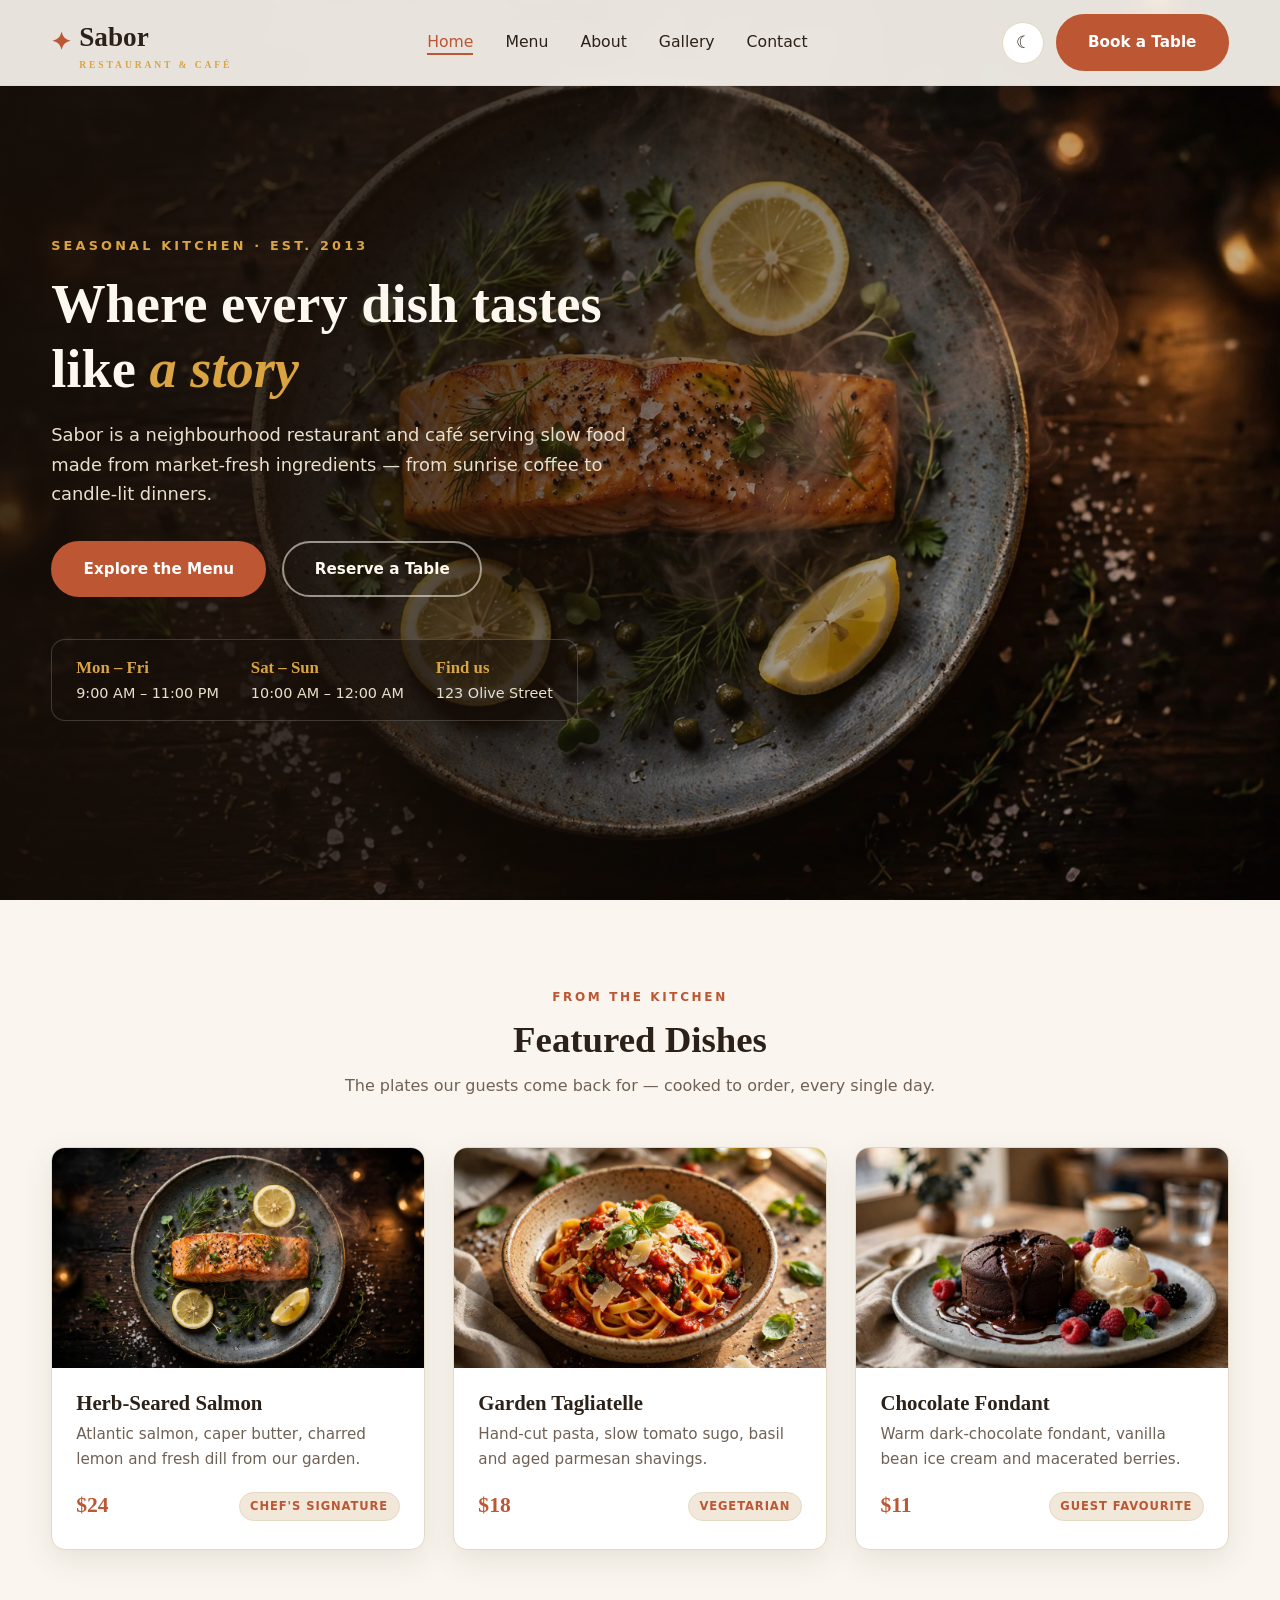
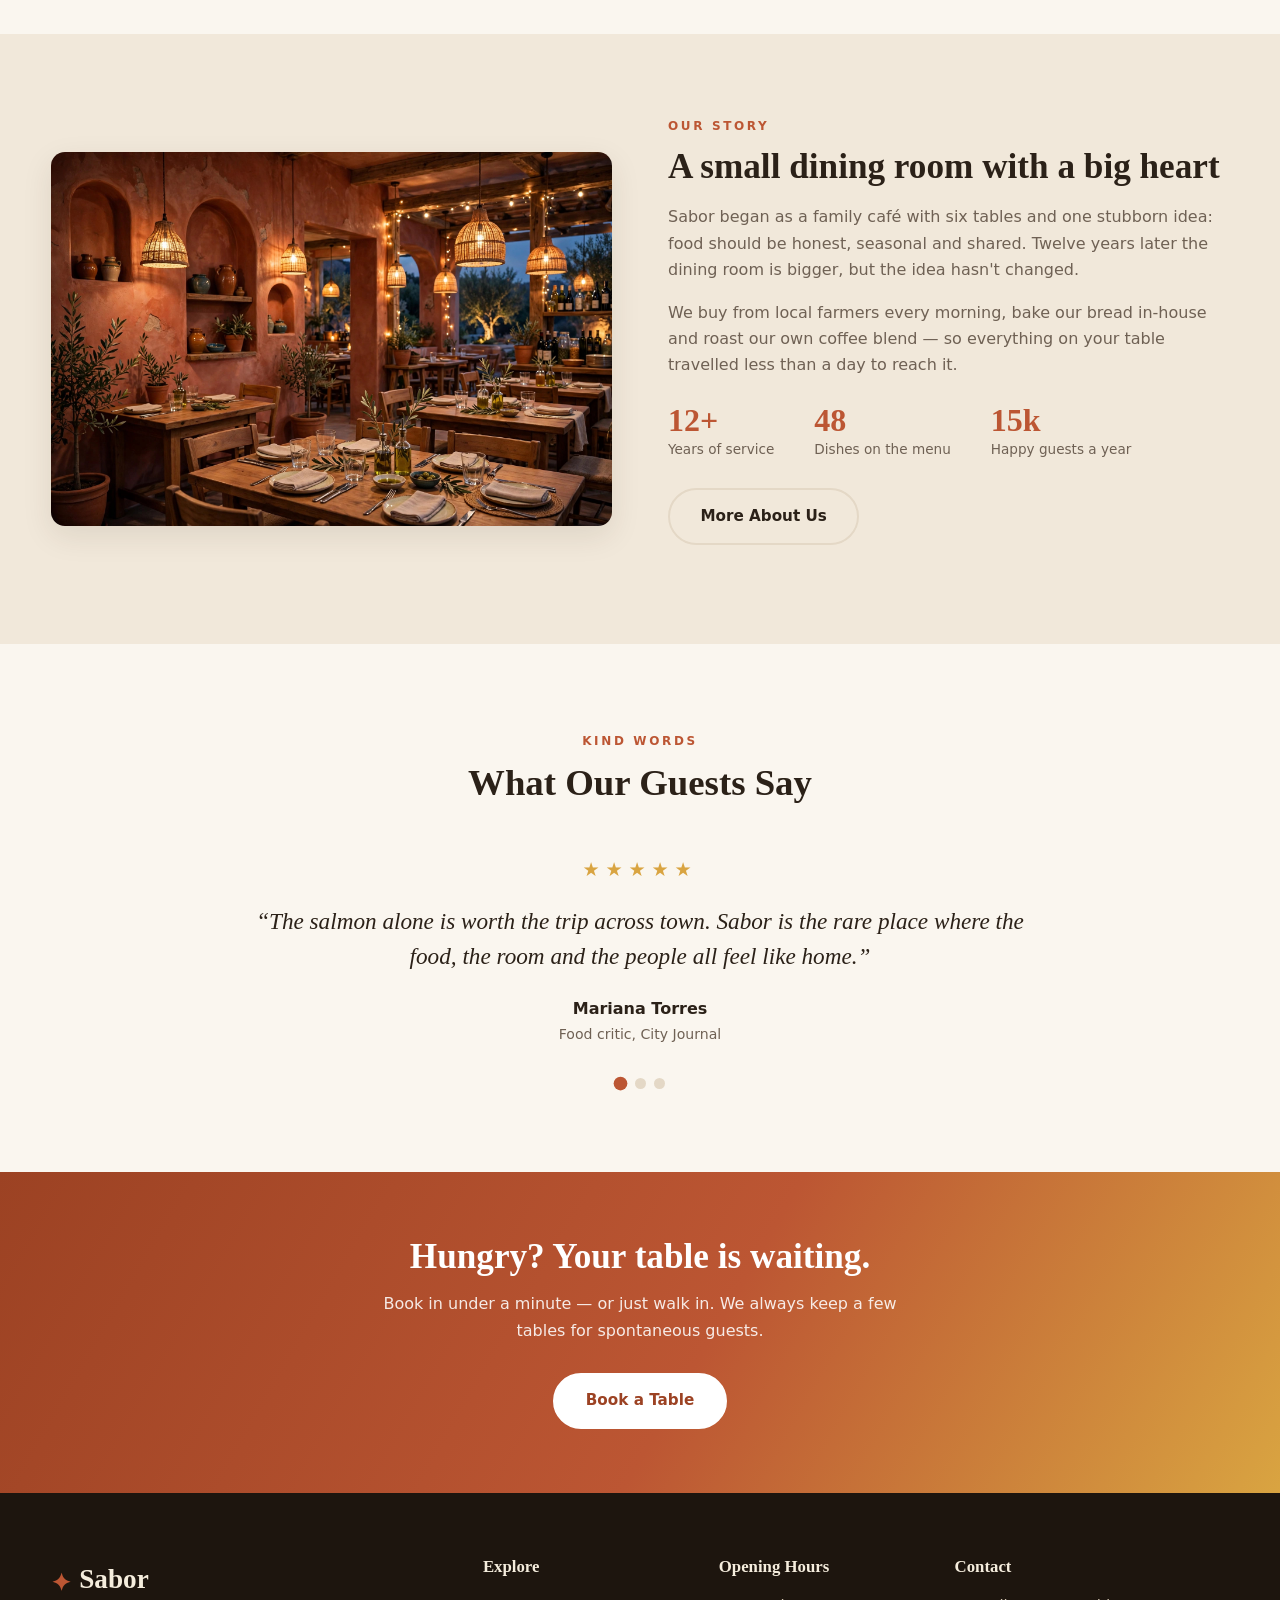
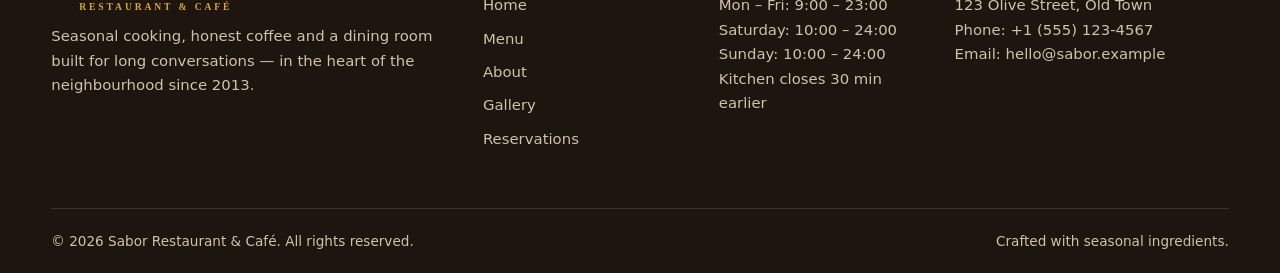
<file: index.html>
<!DOCTYPE html>
<html lang="en" data-theme="light">
<head>
  <meta charset="UTF-8">
  <meta name="viewport" content="width=device-width, initial-scale=1.0">
  <title>Sabor — Restaurant &amp; Café | Home</title>
  <meta name="description" content="Sabor is a warm restaurant & café template: seasonal dishes, honest coffee and a dining room built for long conversations.">
  <!-- Sabor Template: styles -->
  <link rel="stylesheet" href="css/style.css">
  <link rel="stylesheet" href="css/responsive.css">
</head>
<body>

  <!-- ================= Header ================= -->
  <header class="site-header">
    <div class="container header-inner">
      <a class="logo" href="index.html">
        <span class="logo-mark">✦</span>
        <span>Sabor<small>Restaurant &amp; Café</small></span>
      </a>
      <nav class="main-nav" aria-label="Main navigation">
        <ul>
          <li><a href="index.html" class="active">Home</a></li>
          <li><a href="menu.html">Menu</a></li>
          <li><a href="about.html">About</a></li>
          <li><a href="gallery.html">Gallery</a></li>
          <li><a href="reservation.html">Contact</a></li>
        </ul>
      </nav>
      <div class="header-actions">
        <button class="theme-toggle" type="button" aria-label="Switch to dark mode">☾</button>
        <a class="btn btn-primary" href="reservation.html">Book a Table</a>
        <button class="nav-toggle" type="button" aria-label="Toggle navigation" aria-expanded="false">☰</button>
      </div>
    </div>
  </header>

  <!-- ================= Hero ================= -->
  <section class="hero">
    <div class="container">
      <div class="hero-content">
        <span class="eyebrow">Seasonal kitchen · Est. 2013</span>
        <h1>Where every dish tastes like <em>a story</em></h1>
        <p>Sabor is a neighbourhood restaurant and café serving slow food made from market-fresh ingredients — from sunrise coffee to candle-lit dinners.</p>
        <div class="hero-buttons">
          <a class="btn btn-primary" href="menu.html">Explore the Menu</a>
          <a class="btn btn-outline" href="reservation.html">Reserve a Table</a>
        </div>
        <div class="hero-badge">
          <div><strong>Mon – Fri</strong>9:00 AM – 11:00 PM</div>
          <div><strong>Sat – Sun</strong>10:00 AM – 12:00 AM</div>
          <div><strong>Find us</strong>123 Olive Street</div>
        </div>
      </div>
    </div>
  </section>

  <!-- ================= Featured dishes ================= -->
  <section class="section">
    <div class="container">
      <div class="section-head reveal">
        <span class="eyebrow">From the kitchen</span>
        <h2>Featured Dishes</h2>
        <p>The plates our guests come back for — cooked to order, every single day.</p>
      </div>
      <div class="cards-grid">
        <!-- Dish card: swap the image in assets/img/ with your own photo -->
        <article class="dish-card reveal">
          <img src="assets/img/hero-dish.jpg" alt="Seared salmon with herbs and lemon">
          <div class="card-body">
            <h3>Herb-Seared Salmon</h3>
            <p>Atlantic salmon, caper butter, charred lemon and fresh dill from our garden.</p>
            <div class="card-meta">
              <span class="price">$24</span>
              <span class="tag">Chef's Signature</span>
            </div>
          </div>
        </article>
        <article class="dish-card reveal">
          <img src="assets/img/dish-pasta.jpg" alt="Handmade tagliatelle with tomato sauce and basil">
          <div class="card-body">
            <h3>Garden Tagliatelle</h3>
            <p>Hand-cut pasta, slow tomato sugo, basil and aged parmesan shavings.</p>
            <div class="card-meta">
              <span class="price">$18</span>
              <span class="tag">Vegetarian</span>
            </div>
          </div>
        </article>
        <article class="dish-card reveal">
          <img src="assets/img/dish-dessert.jpg" alt="Dark chocolate fondant with vanilla ice cream">
          <div class="card-body">
            <h3>Chocolate Fondant</h3>
            <p>Warm dark-chocolate fondant, vanilla bean ice cream and macerated berries.</p>
            <div class="card-meta">
              <span class="price">$11</span>
              <span class="tag">Guest Favourite</span>
            </div>
          </div>
        </article>
      </div>
    </div>
  </section>

  <!-- ================= About preview ================= -->
  <section class="section alt">
    <div class="container split">
      <div class="reveal">
        <img class="rounded" src="assets/img/interior.jpg" alt="Inside the Sabor dining room">
      </div>
      <div class="reveal">
        <span class="eyebrow">Our story</span>
        <h2>A small dining room with a big heart</h2>
        <p>Sabor began as a family café with six tables and one stubborn idea: food should be honest, seasonal and shared. Twelve years later the dining room is bigger, but the idea hasn't changed.</p>
        <p>We buy from local farmers every morning, bake our bread in-house and roast our own coffee blend — so everything on your table travelled less than a day to reach it.</p>
        <div class="stats">
          <div class="stat"><strong>12+</strong><span>Years of service</span></div>
          <div class="stat"><strong>48</strong><span>Dishes on the menu</span></div>
          <div class="stat"><strong>15k</strong><span>Happy guests a year</span></div>
        </div>
        <p style="margin-top:1.6rem;"><a class="btn btn-outline" href="about.html">More About Us</a></p>
      </div>
    </div>
  </section>

  <!-- ================= Testimonials ================= -->
  <section class="section">
    <div class="container">
      <div class="section-head reveal">
        <span class="eyebrow">Kind words</span>
        <h2>What Our Guests Say</h2>
      </div>
      <div class="testimonials reveal">
        <div class="testimonial-slide active">
          <div class="stars">★★★★★</div>
          <blockquote>“The salmon alone is worth the trip across town. Sabor is the rare place where the food, the room and the people all feel like home.”</blockquote>
          <div class="author">Mariana Torres</div>
          <div class="author-role">Food critic, City Journal</div>
        </div>
        <div class="testimonial-slide">
          <div class="stars">★★★★★</div>
          <blockquote>“We booked for twelve and they treated us like family. The tagliatelle tasted like my grandmother's Sunday table — I didn't think that was possible.”</blockquote>
          <div class="author">Daniel Okafor</div>
          <div class="author-role">Regular since 2016</div>
        </div>
        <div class="testimonial-slide">
          <div class="stars">★★★★★</div>
          <blockquote>“Best café in the neighbourhood, hands down. Great coffee in the morning, unforgettable dinners at night. The chocolate fondant is a must.”</blockquote>
          <div class="author">Sofia Lindqvist</div>
          <div class="author-role">Travel blogger</div>
        </div>
        <div class="slider-dots" aria-label="Testimonial navigation"></div>
      </div>
    </div>
  </section>

  <!-- ================= CTA band ================= -->
  <section class="cta-band">
    <div class="container reveal">
      <h2>Hungry? Your table is waiting.</h2>
      <p>Book in under a minute — or just walk in. We always keep a few tables for spontaneous guests.</p>
      <a class="btn" href="reservation.html">Book a Table</a>
    </div>
  </section>

  <!-- ================= Footer ================= -->
  <footer class="site-footer">
    <div class="container">
      <div class="footer-grid">
        <div>
          <a class="logo" href="index.html">
            <span class="logo-mark">✦</span>
            <span>Sabor<small>Restaurant &amp; Café</small></span>
          </a>
          <p>Seasonal cooking, honest coffee and a dining room built for long conversations — in the heart of the neighbourhood since 2013.</p>
        </div>
        <div>
          <h4>Explore</h4>
          <ul class="footer-links">
            <li><a href="index.html">Home</a></li>
            <li><a href="menu.html">Menu</a></li>
            <li><a href="about.html">About</a></li>
            <li><a href="gallery.html">Gallery</a></li>
            <li><a href="reservation.html">Reservations</a></li>
          </ul>
        </div>
        <div>
          <h4>Opening Hours</h4>
          <ul>
            <li>Mon – Fri: 9:00 – 23:00</li>
            <li>Saturday: 10:00 – 24:00</li>
            <li>Sunday: 10:00 – 24:00</li>
            <li>Kitchen closes 30 min earlier</li>
          </ul>
        </div>
        <div>
          <h4>Contact</h4>
          <p>123 Olive Street, Old Town<br>
          Phone: +1 (555) 123-4567<br>
          Email: hello@sabor.example</p>
        </div>
      </div>
      <div class="footer-bottom">
        <span>© <span class="js-year">2026</span> Sabor Restaurant &amp; Café. All rights reserved.</span>
        <span>Crafted with seasonal ingredients.</span>
      </div>
    </div>
  </footer>

  <button class="back-to-top" type="button" aria-label="Back to top">↑</button>

  <!-- Sabor Template: scripts -->
  <script src="js/main.js"></script>
</body>
</html>
</file>
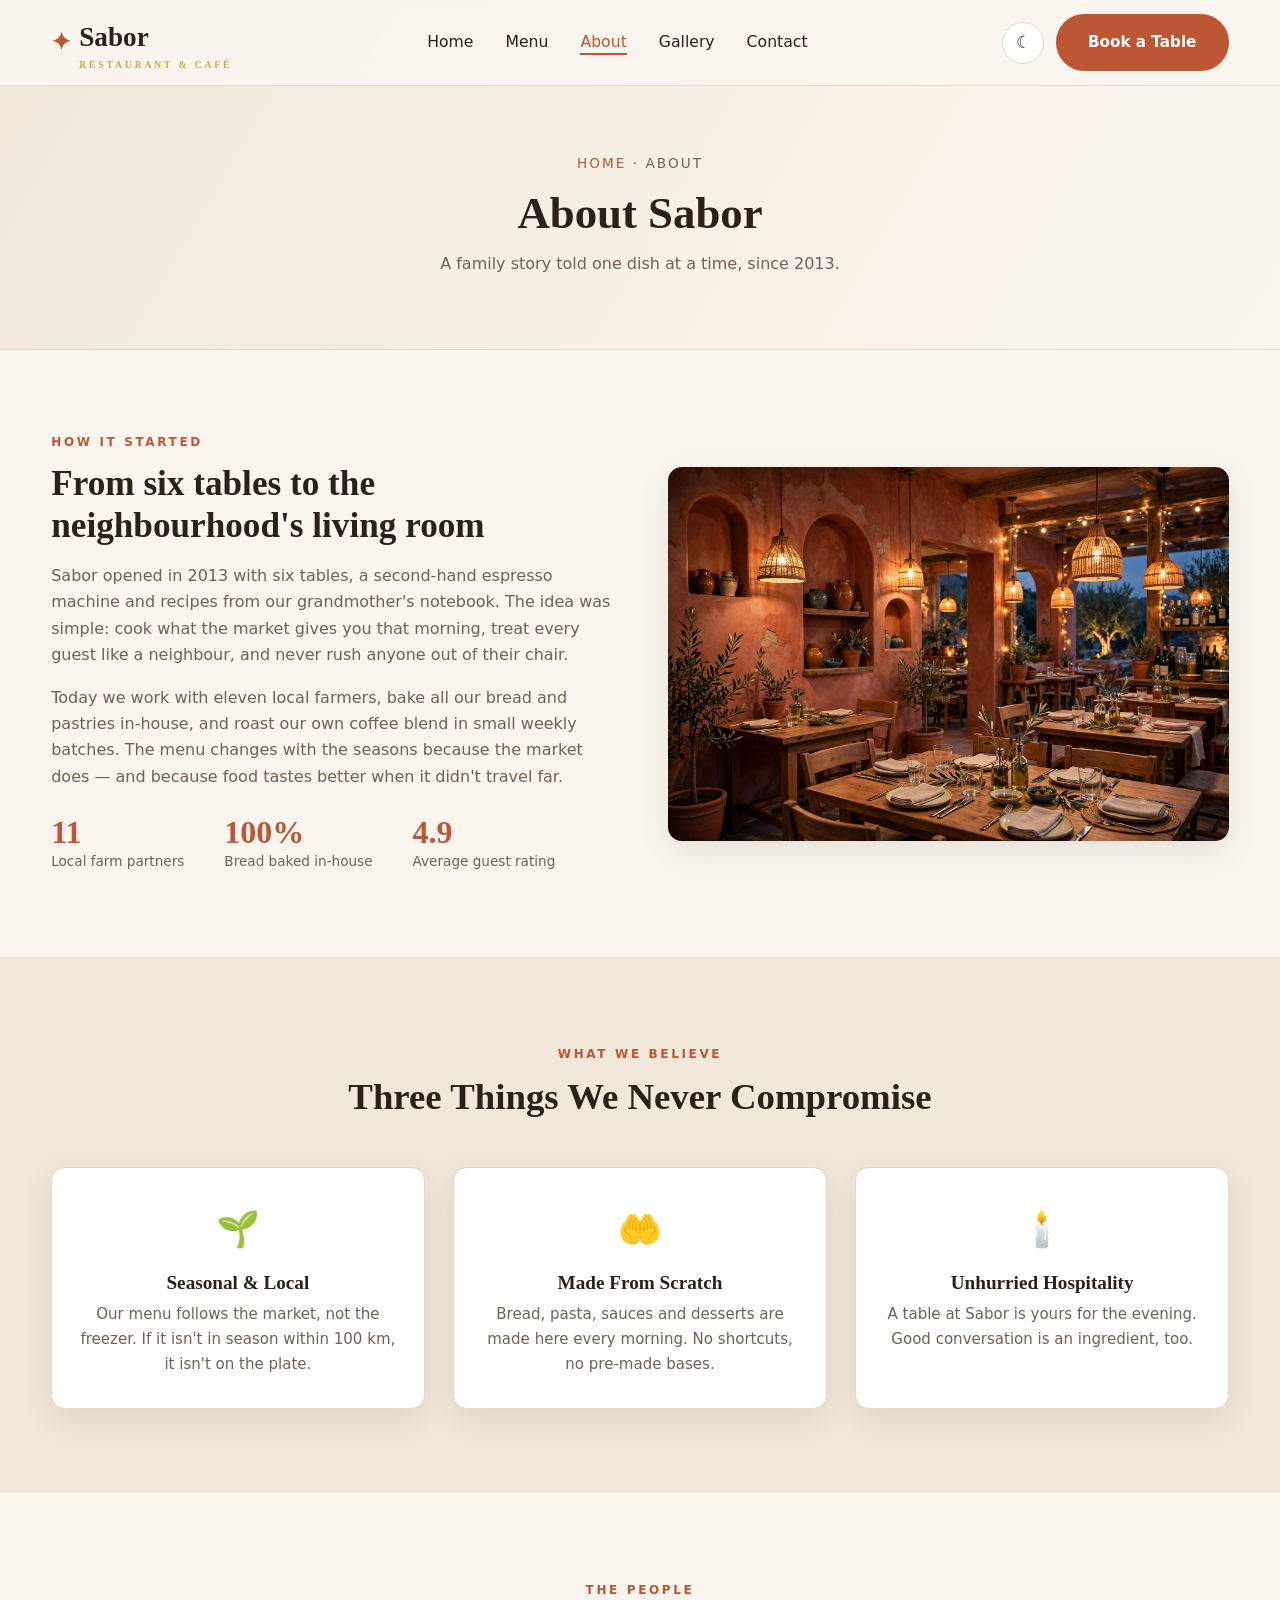
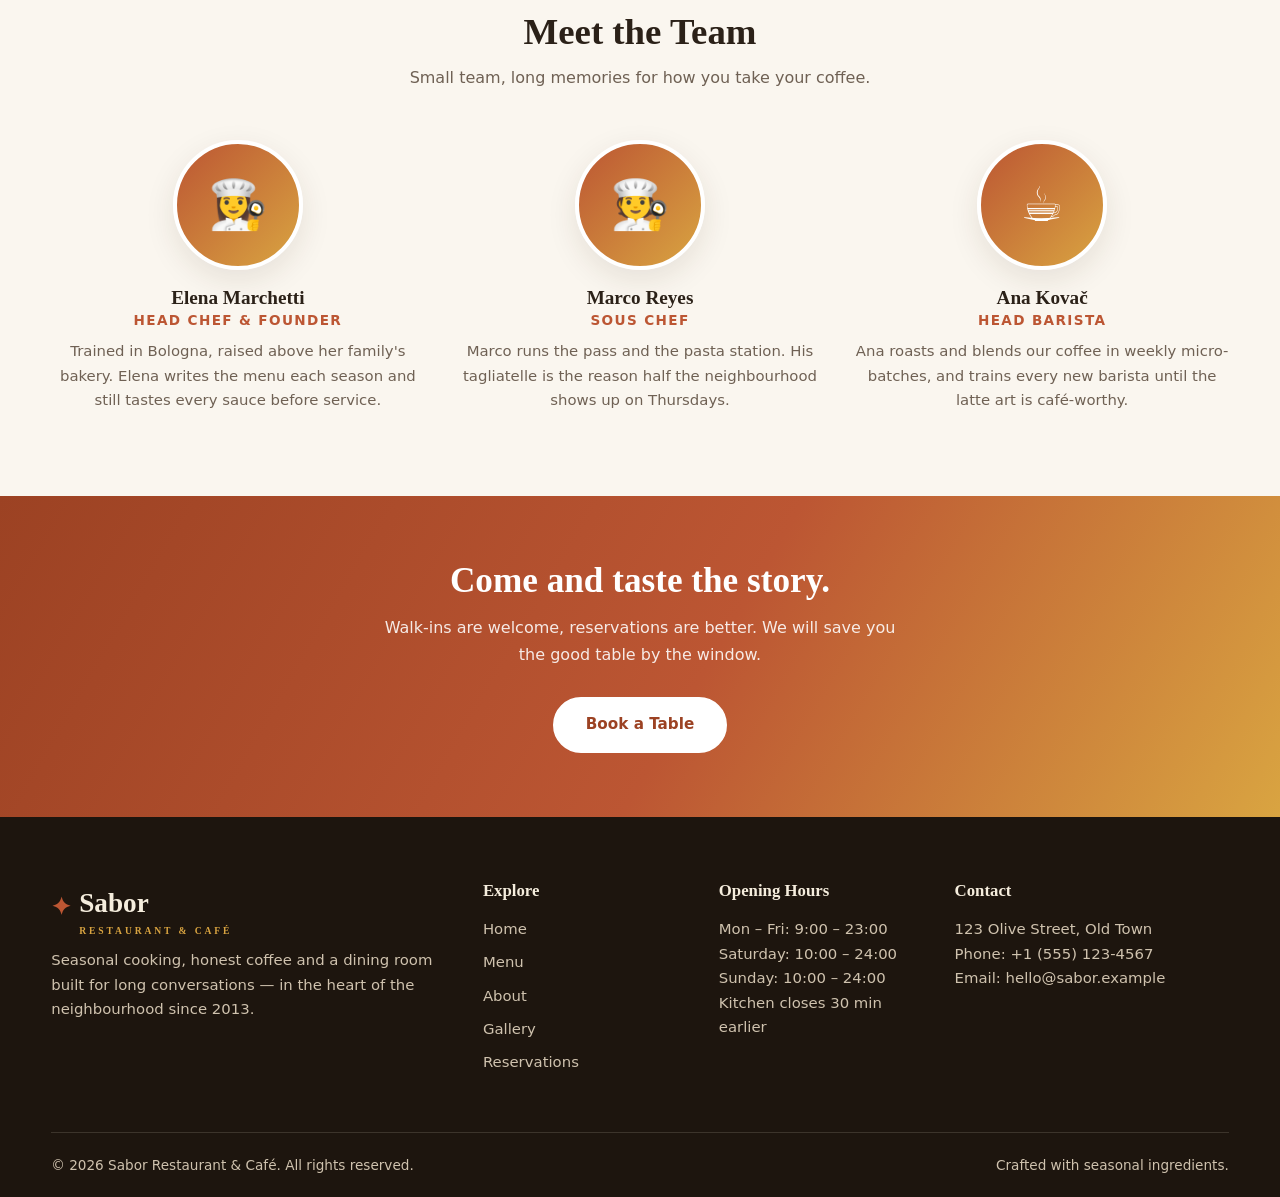
<file: about.html>
<!DOCTYPE html>
<html lang="en" data-theme="light">
<head>
  <meta charset="UTF-8">
  <meta name="viewport" content="width=device-width, initial-scale=1.0">
  <title>Sabor — Restaurant &amp; Café | About</title>
  <meta name="description" content="The Sabor story: a family restaurant & café built on seasonal food, local farmers and long conversations.">
  <link rel="stylesheet" href="css/style.css">
  <link rel="stylesheet" href="css/responsive.css">
</head>
<body>

  <!-- ================= Header ================= -->
  <header class="site-header">
    <div class="container header-inner">
      <a class="logo" href="index.html">
        <span class="logo-mark">✦</span>
        <span>Sabor<small>Restaurant &amp; Café</small></span>
      </a>
      <nav class="main-nav" aria-label="Main navigation">
        <ul>
          <li><a href="index.html">Home</a></li>
          <li><a href="menu.html">Menu</a></li>
          <li><a href="about.html" class="active">About</a></li>
          <li><a href="gallery.html">Gallery</a></li>
          <li><a href="reservation.html">Contact</a></li>
        </ul>
      </nav>
      <div class="header-actions">
        <button class="theme-toggle" type="button" aria-label="Switch to dark mode">☾</button>
        <a class="btn btn-primary" href="reservation.html">Book a Table</a>
        <button class="nav-toggle" type="button" aria-label="Toggle navigation" aria-expanded="false">☰</button>
      </div>
    </div>
  </header>

  <!-- ================= Page banner ================= -->
  <section class="page-banner">
    <div class="container">
      <div class="breadcrumb"><a href="index.html">Home</a> · About</div>
      <h1>About Sabor</h1>
      <p>A family story told one dish at a time, since 2013.</p>
    </div>
  </section>

  <!-- ================= Story ================= -->
  <section class="section">
    <div class="container split">
      <div class="reveal">
        <span class="eyebrow">How it started</span>
        <h2>From six tables to the neighbourhood's living room</h2>
        <p>Sabor opened in 2013 with six tables, a second-hand espresso machine and recipes from our grandmother's notebook. The idea was simple: cook what the market gives you that morning, treat every guest like a neighbour, and never rush anyone out of their chair.</p>
        <p>Today we work with eleven local farmers, bake all our bread and pastries in-house, and roast our own coffee blend in small weekly batches. The menu changes with the seasons because the market does — and because food tastes better when it didn't travel far.</p>
        <div class="stats">
          <div class="stat"><strong>11</strong><span>Local farm partners</span></div>
          <div class="stat"><strong>100%</strong><span>Bread baked in-house</span></div>
          <div class="stat"><strong>4.9</strong><span>Average guest rating</span></div>
        </div>
      </div>
      <div class="reveal">
        <img class="rounded" src="assets/img/interior.jpg" alt="The warm dining room at Sabor">
      </div>
    </div>
  </section>

  <!-- ================= Values ================= -->
  <section class="section alt">
    <div class="container">
      <div class="section-head reveal">
        <span class="eyebrow">What we believe</span>
        <h2>Three Things We Never Compromise</h2>
      </div>
      <div class="values-grid">
        <div class="value-card reveal">
          <div class="value-icon">🌱</div>
          <h3>Seasonal &amp; Local</h3>
          <p>Our menu follows the market, not the freezer. If it isn't in season within 100 km, it isn't on the plate.</p>
        </div>
        <div class="value-card reveal">
          <div class="value-icon">🤲</div>
          <h3>Made From Scratch</h3>
          <p>Bread, pasta, sauces and desserts are made here every morning. No shortcuts, no pre-made bases.</p>
        </div>
        <div class="value-card reveal">
          <div class="value-icon">🕯️</div>
          <h3>Unhurried Hospitality</h3>
          <p>A table at Sabor is yours for the evening. Good conversation is an ingredient, too.</p>
        </div>
      </div>
    </div>
  </section>

  <!-- ================= Team ================= -->
  <section class="section">
    <div class="container">
      <div class="section-head reveal">
        <span class="eyebrow">The people</span>
        <h2>Meet the Team</h2>
        <p>Small team, long memories for how you take your coffee.</p>
      </div>
      <div class="team-grid">
        <div class="team-card reveal">
          <div class="avatar">👩‍🍳</div>
          <h3>Elena Marchetti</h3>
          <div class="role">Head Chef &amp; Founder</div>
          <p>Trained in Bologna, raised above her family's bakery. Elena writes the menu each season and still tastes every sauce before service.</p>
        </div>
        <div class="team-card reveal">
          <div class="avatar">🧑‍🍳</div>
          <h3>Marco Reyes</h3>
          <div class="role">Sous Chef</div>
          <p>Marco runs the pass and the pasta station. His tagliatelle is the reason half the neighbourhood shows up on Thursdays.</p>
        </div>
        <div class="team-card reveal">
          <div class="avatar">☕</div>
          <h3>Ana Kovač</h3>
          <div class="role">Head Barista</div>
          <p>Ana roasts and blends our coffee in weekly micro-batches, and trains every new barista until the latte art is café-worthy.</p>
        </div>
      </div>
    </div>
  </section>

  <!-- ================= CTA band ================= -->
  <section class="cta-band">
    <div class="container reveal">
      <h2>Come and taste the story.</h2>
      <p>Walk-ins are welcome, reservations are better. We will save you the good table by the window.</p>
      <a class="btn" href="reservation.html">Book a Table</a>
    </div>
  </section>

  <!-- ================= Footer ================= -->
  <footer class="site-footer">
    <div class="container">
      <div class="footer-grid">
        <div>
          <a class="logo" href="index.html">
            <span class="logo-mark">✦</span>
            <span>Sabor<small>Restaurant &amp; Café</small></span>
          </a>
          <p>Seasonal cooking, honest coffee and a dining room built for long conversations — in the heart of the neighbourhood since 2013.</p>
        </div>
        <div>
          <h4>Explore</h4>
          <ul class="footer-links">
            <li><a href="index.html">Home</a></li>
            <li><a href="menu.html">Menu</a></li>
            <li><a href="about.html">About</a></li>
            <li><a href="gallery.html">Gallery</a></li>
            <li><a href="reservation.html">Reservations</a></li>
          </ul>
        </div>
        <div>
          <h4>Opening Hours</h4>
          <ul>
            <li>Mon – Fri: 9:00 – 23:00</li>
            <li>Saturday: 10:00 – 24:00</li>
            <li>Sunday: 10:00 – 24:00</li>
            <li>Kitchen closes 30 min earlier</li>
          </ul>
        </div>
        <div>
          <h4>Contact</h4>
          <p>123 Olive Street, Old Town<br>
          Phone: +1 (555) 123-4567<br>
          Email: hello@sabor.example</p>
        </div>
      </div>
      <div class="footer-bottom">
        <span>© <span class="js-year">2026</span> Sabor Restaurant &amp; Café. All rights reserved.</span>
        <span>Crafted with seasonal ingredients.</span>
      </div>
    </div>
  </footer>

  <button class="back-to-top" type="button" aria-label="Back to top">↑</button>

  <script src="js/main.js"></script>
</body>
</html>
</file>
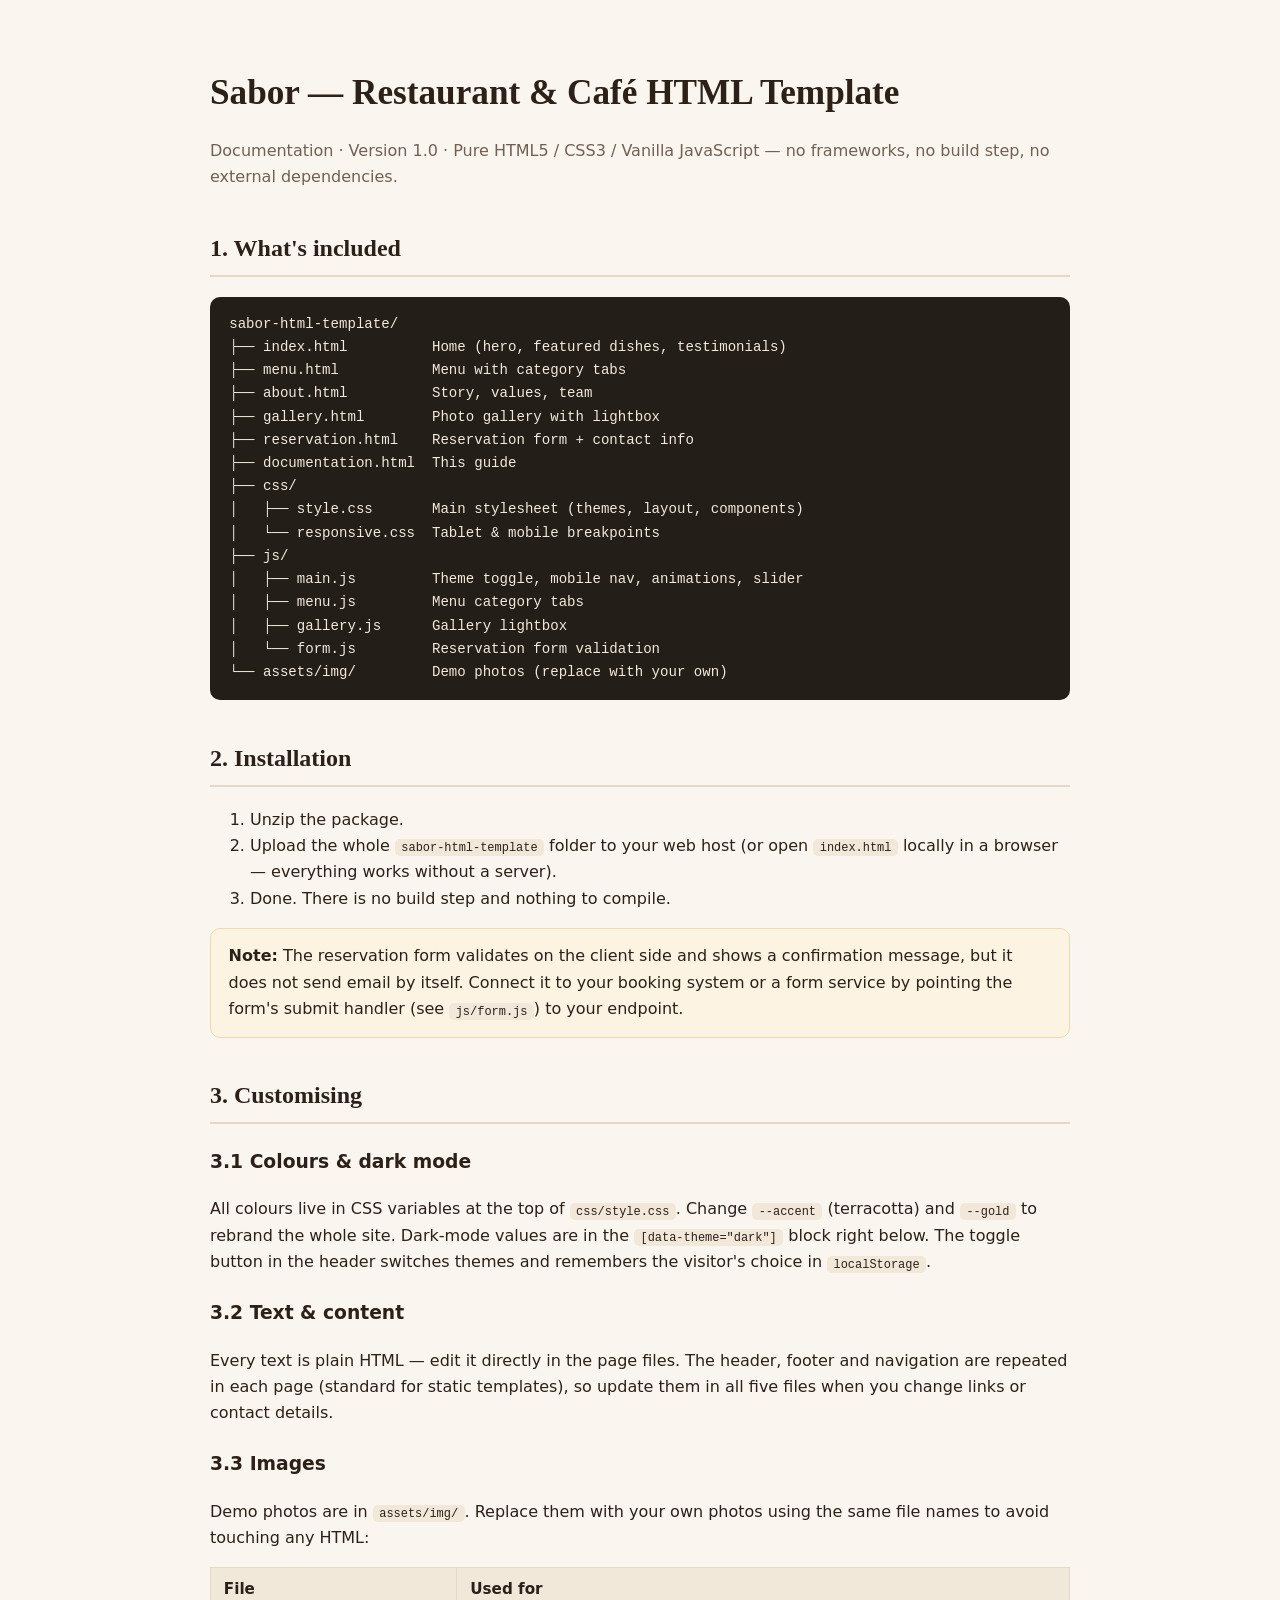
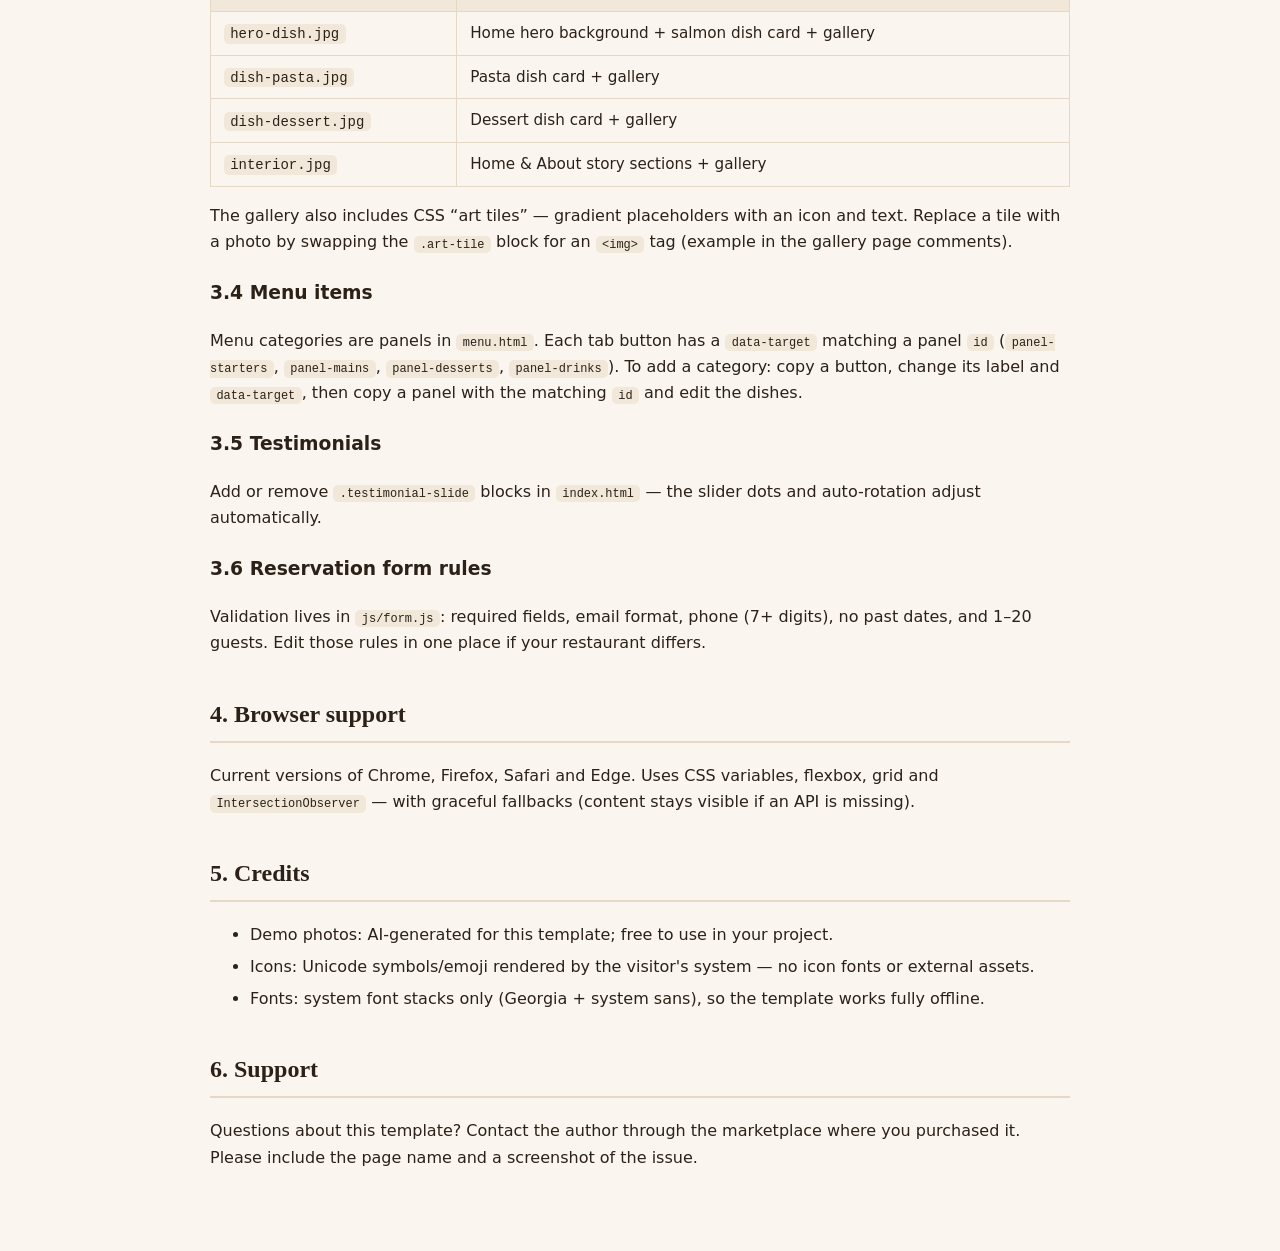
<file: documentation.html>
<!DOCTYPE html>
<html lang="en">
<head>
<meta charset="UTF-8">
<meta name="viewport" content="width=device-width, initial-scale=1.0">
<title>Sabor — Restaurant &amp; Café Template · Documentation</title>
<style>
  body { font-family: "Segoe UI", system-ui, Arial, sans-serif; line-height: 1.65; color: #2b2118; background: #faf6ef; margin: 0; }
  .wrap { max-width: 860px; margin: 0 auto; padding: 2.5rem 1.2rem 4rem; }
  h1 { font-family: Georgia, serif; font-size: 2.2rem; margin-bottom: 0.2rem; }
  h2 { font-family: Georgia, serif; margin-top: 2.4rem; border-bottom: 2px solid #e4d8c6; padding-bottom: 0.4rem; }
  h3 { margin-top: 1.4rem; }
  code { background: #f1e8da; padding: 0.1rem 0.4rem; border-radius: 5px; font-size: 0.92em; }
  pre { background: #241e19; color: #f2e9dc; padding: 1rem 1.2rem; border-radius: 10px; overflow-x: auto; font-size: 0.88rem; }
  .muted { color: #6f6154; }
  .note { background: #fdf3e3; border: 1px solid #ecd9ae; border-radius: 10px; padding: 0.9rem 1.1rem; }
  table { border-collapse: collapse; width: 100%; margin: 1rem 0; }
  th, td { border: 1px solid #e4d8c6; padding: 0.55rem 0.8rem; text-align: left; font-size: 0.95rem; }
  th { background: #f1e8da; }
  ul li { margin-bottom: 0.35rem; }
</style>
</head>
<body>
<div class="wrap">

  <h1>Sabor — Restaurant &amp; Café HTML Template</h1>
  <p class="muted">Documentation · Version 1.0 · Pure HTML5 / CSS3 / Vanilla JavaScript — no frameworks, no build step, no external dependencies.</p>

  <h2>1. What's included</h2>
  <pre>sabor-html-template/
├── index.html          Home (hero, featured dishes, testimonials)
├── menu.html           Menu with category tabs
├── about.html          Story, values, team
├── gallery.html        Photo gallery with lightbox
├── reservation.html    Reservation form + contact info
├── documentation.html  This guide
├── css/
│   ├── style.css       Main stylesheet (themes, layout, components)
│   └── responsive.css  Tablet &amp; mobile breakpoints
├── js/
│   ├── main.js         Theme toggle, mobile nav, animations, slider
│   ├── menu.js         Menu category tabs
│   ├── gallery.js      Gallery lightbox
│   └── form.js         Reservation form validation
└── assets/img/         Demo photos (replace with your own)</pre>

  <h2>2. Installation</h2>
  <ol>
    <li>Unzip the package.</li>
    <li>Upload the whole <code>sabor-html-template</code> folder to your web host (or open <code>index.html</code> locally in a browser — everything works without a server).</li>
    <li>Done. There is no build step and nothing to compile.</li>
  </ol>
  <p class="note"><strong>Note:</strong> The reservation form validates on the client side and shows a confirmation message, but it does not send email by itself. Connect it to your booking system or a form service by pointing the form's submit handler (see <code>js/form.js</code>) to your endpoint.</p>

  <h2>3. Customising</h2>

  <h3>3.1 Colours &amp; dark mode</h3>
  <p>All colours live in CSS variables at the top of <code>css/style.css</code>. Change <code>--accent</code> (terracotta) and <code>--gold</code> to rebrand the whole site. Dark-mode values are in the <code>[data-theme="dark"]</code> block right below. The toggle button in the header switches themes and remembers the visitor's choice in <code>localStorage</code>.</p>

  <h3>3.2 Text &amp; content</h3>
  <p>Every text is plain HTML — edit it directly in the page files. The header, footer and navigation are repeated in each page (standard for static templates), so update them in all five files when you change links or contact details.</p>

  <h3>3.3 Images</h3>
  <p>Demo photos are in <code>assets/img/</code>. Replace them with your own photos using the same file names to avoid touching any HTML:</p>
  <table>
    <tr><th>File</th><th>Used for</th></tr>
    <tr><td><code>hero-dish.jpg</code></td><td>Home hero background + salmon dish card + gallery</td></tr>
    <tr><td><code>dish-pasta.jpg</code></td><td>Pasta dish card + gallery</td></tr>
    <tr><td><code>dish-dessert.jpg</code></td><td>Dessert dish card + gallery</td></tr>
    <tr><td><code>interior.jpg</code></td><td>Home &amp; About story sections + gallery</td></tr>
  </table>
  <p>The gallery also includes CSS “art tiles” — gradient placeholders with an icon and text. Replace a tile with a photo by swapping the <code>.art-tile</code> block for an <code>&lt;img&gt;</code> tag (example in the gallery page comments).</p>

  <h3>3.4 Menu items</h3>
  <p>Menu categories are panels in <code>menu.html</code>. Each tab button has a <code>data-target</code> matching a panel <code>id</code> (<code>panel-starters</code>, <code>panel-mains</code>, <code>panel-desserts</code>, <code>panel-drinks</code>). To add a category: copy a button, change its label and <code>data-target</code>, then copy a panel with the matching <code>id</code> and edit the dishes.</p>

  <h3>3.5 Testimonials</h3>
  <p>Add or remove <code>.testimonial-slide</code> blocks in <code>index.html</code> — the slider dots and auto-rotation adjust automatically.</p>

  <h3>3.6 Reservation form rules</h3>
  <p>Validation lives in <code>js/form.js</code>: required fields, email format, phone (7+ digits), no past dates, and 1–20 guests. Edit those rules in one place if your restaurant differs.</p>

  <h2>4. Browser support</h2>
  <p>Current versions of Chrome, Firefox, Safari and Edge. Uses CSS variables, flexbox, grid and <code>IntersectionObserver</code> — with graceful fallbacks (content stays visible if an API is missing).</p>

  <h2>5. Credits</h2>
  <ul>
    <li>Demo photos: AI-generated for this template; free to use in your project.</li>
    <li>Icons: Unicode symbols/emoji rendered by the visitor's system — no icon fonts or external assets.</li>
    <li>Fonts: system font stacks only (Georgia + system sans), so the template works fully offline.</li>
  </ul>

  <h2>6. Support</h2>
  <p>Questions about this template? Contact the author through the marketplace where you purchased it. Please include the page name and a screenshot of the issue.</p>

</div>
</body>
</html>
</file>
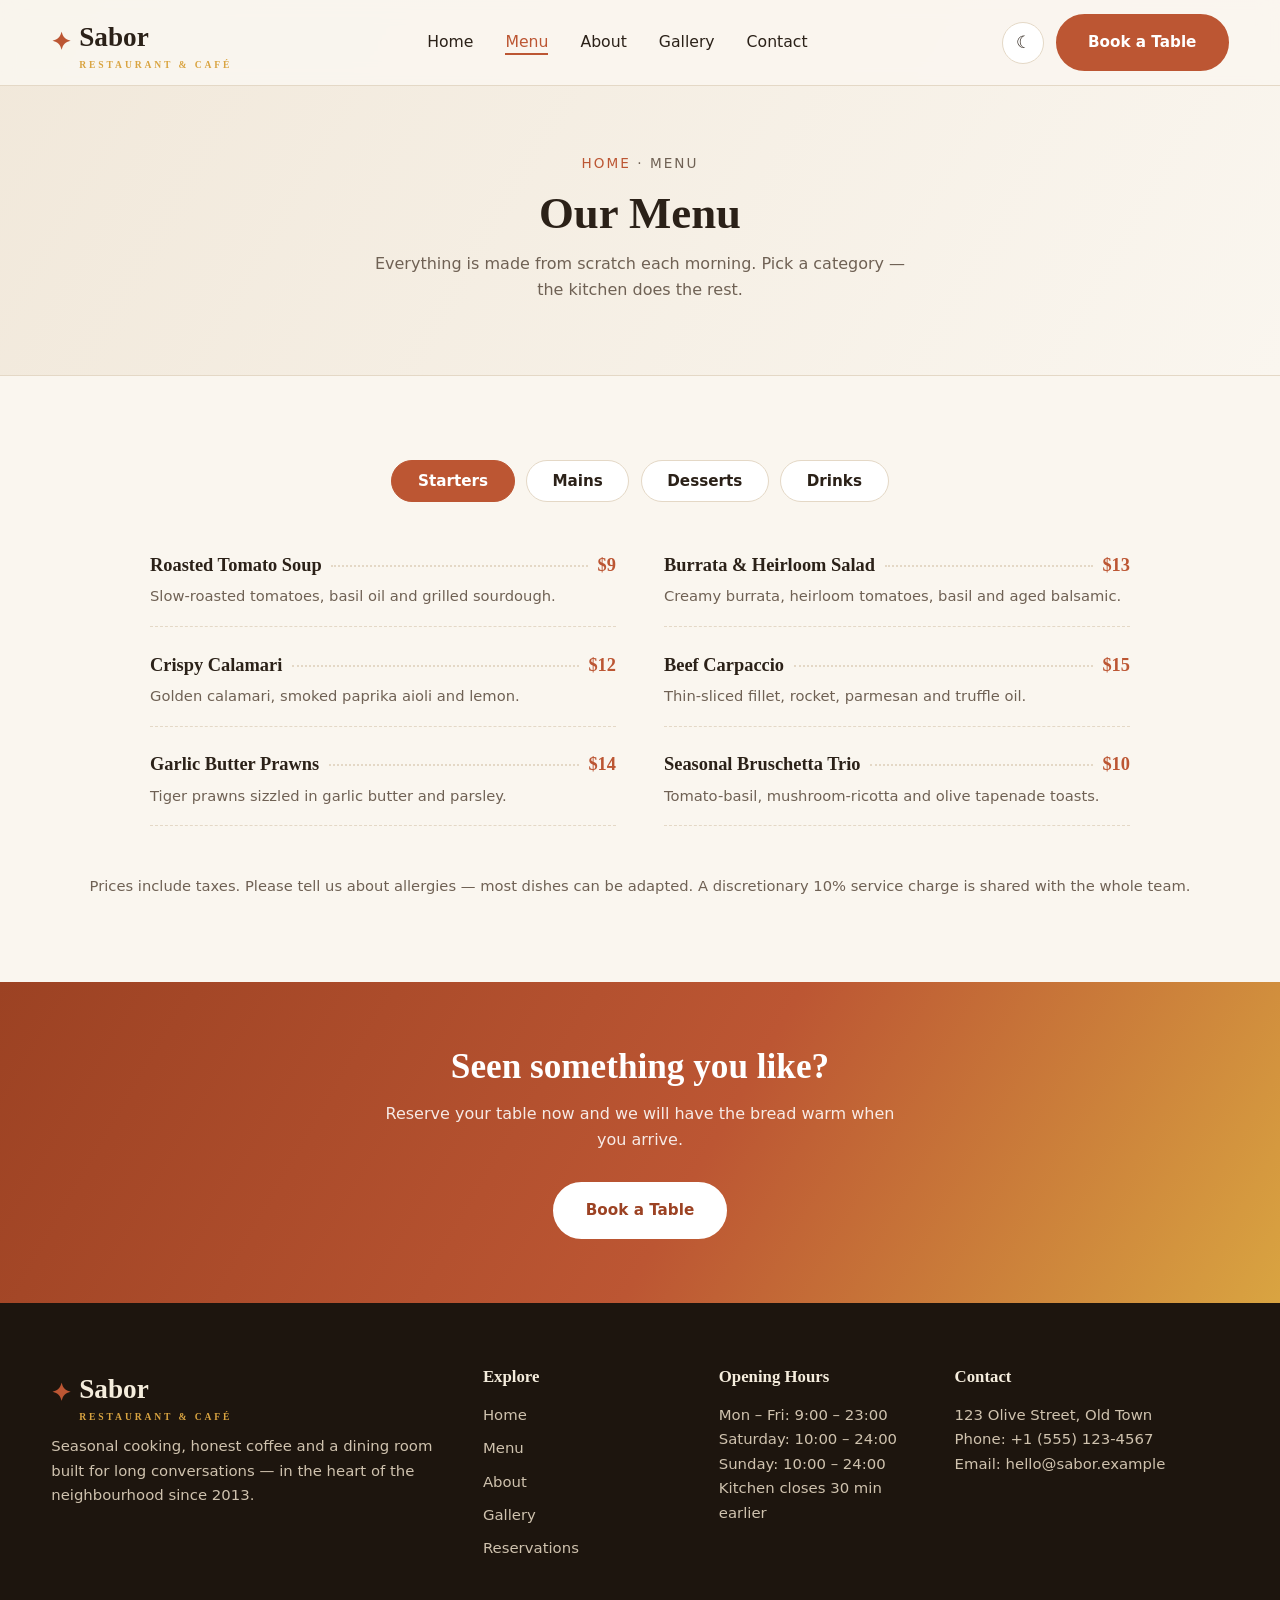
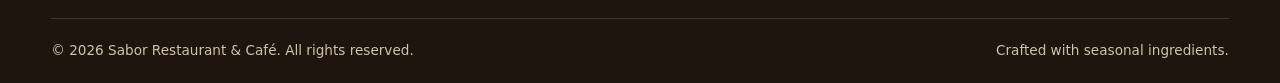
<file: menu.html>
<!DOCTYPE html>
<html lang="en" data-theme="light">
<head>
  <meta charset="UTF-8">
  <meta name="viewport" content="width=device-width, initial-scale=1.0">
  <title>Sabor — Restaurant &amp; Café | Menu</title>
  <meta name="description" content="The Sabor menu: starters, mains, desserts and drinks made with seasonal, local ingredients.">
  <link rel="stylesheet" href="css/style.css">
  <link rel="stylesheet" href="css/responsive.css">
</head>
<body>

  <!-- ================= Header ================= -->
  <header class="site-header">
    <div class="container header-inner">
      <a class="logo" href="index.html">
        <span class="logo-mark">✦</span>
        <span>Sabor<small>Restaurant &amp; Café</small></span>
      </a>
      <nav class="main-nav" aria-label="Main navigation">
        <ul>
          <li><a href="index.html">Home</a></li>
          <li><a href="menu.html" class="active">Menu</a></li>
          <li><a href="about.html">About</a></li>
          <li><a href="gallery.html">Gallery</a></li>
          <li><a href="reservation.html">Contact</a></li>
        </ul>
      </nav>
      <div class="header-actions">
        <button class="theme-toggle" type="button" aria-label="Switch to dark mode">☾</button>
        <a class="btn btn-primary" href="reservation.html">Book a Table</a>
        <button class="nav-toggle" type="button" aria-label="Toggle navigation" aria-expanded="false">☰</button>
      </div>
    </div>
  </header>

  <!-- ================= Page banner ================= -->
  <section class="page-banner">
    <div class="container">
      <div class="breadcrumb"><a href="index.html">Home</a> · Menu</div>
      <h1>Our Menu</h1>
      <p>Everything is made from scratch each morning. Pick a category — the kitchen does the rest.</p>
    </div>
  </section>

  <!-- ================= Menu tabs ================= -->
  <section class="section">
    <div class="container">
      <!-- Tabs: each button's data-target must match a panel id below -->
      <div class="menu-tabs reveal" role="tablist" aria-label="Menu categories">
        <button class="menu-tab active" type="button" data-target="panel-starters">Starters</button>
        <button class="menu-tab" type="button" data-target="panel-mains">Mains</button>
        <button class="menu-tab" type="button" data-target="panel-desserts">Desserts</button>
        <button class="menu-tab" type="button" data-target="panel-drinks">Drinks</button>
      </div>

      <!-- Starters -->
      <div class="menu-panel active" id="panel-starters">
        <div class="menu-list">
          <div class="menu-item">
            <div class="menu-item-head"><h3>Roasted Tomato Soup</h3><span class="dots"></span><span class="price">$9</span></div>
            <p>Slow-roasted tomatoes, basil oil and grilled sourdough.</p>
          </div>
          <div class="menu-item">
            <div class="menu-item-head"><h3>Burrata &amp; Heirloom Salad</h3><span class="dots"></span><span class="price">$13</span></div>
            <p>Creamy burrata, heirloom tomatoes, basil and aged balsamic.</p>
          </div>
          <div class="menu-item">
            <div class="menu-item-head"><h3>Crispy Calamari</h3><span class="dots"></span><span class="price">$12</span></div>
            <p>Golden calamari, smoked paprika aioli and lemon.</p>
          </div>
          <div class="menu-item">
            <div class="menu-item-head"><h3>Beef Carpaccio</h3><span class="dots"></span><span class="price">$15</span></div>
            <p>Thin-sliced fillet, rocket, parmesan and truffle oil.</p>
          </div>
          <div class="menu-item">
            <div class="menu-item-head"><h3>Garlic Butter Prawns</h3><span class="dots"></span><span class="price">$14</span></div>
            <p>Tiger prawns sizzled in garlic butter and parsley.</p>
          </div>
          <div class="menu-item">
            <div class="menu-item-head"><h3>Seasonal Bruschetta Trio</h3><span class="dots"></span><span class="price">$10</span></div>
            <p>Tomato-basil, mushroom-ricotta and olive tapenade toasts.</p>
          </div>
        </div>
      </div>

      <!-- Mains -->
      <div class="menu-panel" id="panel-mains">
        <div class="menu-list">
          <div class="menu-item">
            <div class="menu-item-head"><h3>Herb-Seared Salmon</h3><span class="dots"></span><span class="price">$24</span></div>
            <p>Atlantic salmon, caper butter, charred lemon and dill.</p>
          </div>
          <div class="menu-item">
            <div class="menu-item-head"><h3>Garden Tagliatelle</h3><span class="dots"></span><span class="price">$18</span></div>
            <p>Hand-cut pasta, slow tomato sugo, basil and parmesan.</p>
          </div>
          <div class="menu-item">
            <div class="menu-item-head"><h3>Grilled Ribeye Steak</h3><span class="dots"></span><span class="price">$29</span></div>
            <p>28-day aged ribeye, rosemary potatoes and red wine jus.</p>
          </div>
          <div class="menu-item">
            <div class="menu-item-head"><h3>Wild Mushroom Risotto</h3><span class="dots"></span><span class="price">$19</span></div>
            <p>Carnaroli rice, porcini, thyme and pecorino cream.</p>
          </div>
          <div class="menu-item">
            <div class="menu-item-head"><h3>Slow-Braised Lamb Shank</h3><span class="dots"></span><span class="price">$26</span></div>
            <p>Six-hour lamb, root vegetables and mint gremolata.</p>
          </div>
          <div class="menu-item">
            <div class="menu-item-head"><h3>Herb Chicken Supreme</h3><span class="dots"></span><span class="price">$21</span></div>
            <p>Free-range chicken, garlic mash and seasonal greens.</p>
          </div>
        </div>
      </div>

      <!-- Desserts -->
      <div class="menu-panel" id="panel-desserts">
        <div class="menu-list">
          <div class="menu-item">
            <div class="menu-item-head"><h3>Chocolate Fondant</h3><span class="dots"></span><span class="price">$11</span></div>
            <p>Warm dark-chocolate fondant with vanilla bean ice cream.</p>
          </div>
          <div class="menu-item">
            <div class="menu-item-head"><h3>Classic Tiramisu</h3><span class="dots"></span><span class="price">$10</span></div>
            <p>Espresso-soaked ladyfingers, mascarpone and cocoa dust.</p>
          </div>
          <div class="menu-item">
            <div class="menu-item-head"><h3>Lemon Tart</h3><span class="dots"></span><span class="price">$9</span></div>
            <p>Torched lemon curd, shortcrust and Italian meringue.</p>
          </div>
          <div class="menu-item">
            <div class="menu-item-head"><h3>Basque Cheesecake</h3><span class="dots"></span><span class="price">$10</span></div>
            <p>Caramelised top, creamy centre, macerated berries.</p>
          </div>
          <div class="menu-item">
            <div class="menu-item-head"><h3>Affogato Sabor</h3><span class="dots"></span><span class="price">$7</span></div>
            <p>Vanilla gelato drowned in a double shot of our espresso.</p>
          </div>
          <div class="menu-item">
            <div class="menu-item-head"><h3>Seasonal Fruit Crumble</h3><span class="dots"></span><span class="price">$8</span></div>
            <p>Market fruit, oat crumble and warm custard.</p>
          </div>
        </div>
      </div>

      <!-- Drinks -->
      <div class="menu-panel" id="panel-drinks">
        <div class="menu-list">
          <div class="menu-item">
            <div class="menu-item-head"><h3>Sabor House Espresso</h3><span class="dots"></span><span class="price">$4</span></div>
            <p>Our own roast: single-origin beans, notes of cocoa and cherry.</p>
          </div>
          <div class="menu-item">
            <div class="menu-item-head"><h3>Flat White / Latte / Cappuccino</h3><span class="dots"></span><span class="price">$5</span></div>
            <p>Silky steamed milk over a double shot. Oat milk available.</p>
          </div>
          <div class="menu-item">
            <div class="menu-item-head"><h3>Fresh Orange &amp; Ginger Juice</h3><span class="dots"></span><span class="price">$6</span></div>
            <p>Pressed to order every morning, nothing added.</p>
          </div>
          <div class="menu-item">
            <div class="menu-item-head"><h3>House Red / White (glass)</h3><span class="dots"></span><span class="price">$8</span></div>
            <p>Rotating regional wines chosen by our sommelier.</p>
          </div>
          <div class="menu-item">
            <div class="menu-item-head"><h3>Sabor Spritz</h3><span class="dots"></span><span class="price">$11</span></div>
            <p>Our signature aperitif with citrus, herbs and sparkling wine.</p>
          </div>
          <div class="menu-item">
            <div class="menu-item-head"><h3>Artisan Herbal Teas</h3><span class="dots"></span><span class="price">$5</span></div>
            <p>Chamomile, mint, hibiscus or ginger — brewed in a pot for one.</p>
          </div>
        </div>
      </div>

      <p class="menu-note">Prices include taxes. Please tell us about allergies — most dishes can be adapted. A discretionary 10% service charge is shared with the whole team.</p>
    </div>
  </section>

  <!-- ================= CTA band ================= -->
  <section class="cta-band">
    <div class="container reveal">
      <h2>Seen something you like?</h2>
      <p>Reserve your table now and we will have the bread warm when you arrive.</p>
      <a class="btn" href="reservation.html">Book a Table</a>
    </div>
  </section>

  <!-- ================= Footer ================= -->
  <footer class="site-footer">
    <div class="container">
      <div class="footer-grid">
        <div>
          <a class="logo" href="index.html">
            <span class="logo-mark">✦</span>
            <span>Sabor<small>Restaurant &amp; Café</small></span>
          </a>
          <p>Seasonal cooking, honest coffee and a dining room built for long conversations — in the heart of the neighbourhood since 2013.</p>
        </div>
        <div>
          <h4>Explore</h4>
          <ul class="footer-links">
            <li><a href="index.html">Home</a></li>
            <li><a href="menu.html">Menu</a></li>
            <li><a href="about.html">About</a></li>
            <li><a href="gallery.html">Gallery</a></li>
            <li><a href="reservation.html">Reservations</a></li>
          </ul>
        </div>
        <div>
          <h4>Opening Hours</h4>
          <ul>
            <li>Mon – Fri: 9:00 – 23:00</li>
            <li>Saturday: 10:00 – 24:00</li>
            <li>Sunday: 10:00 – 24:00</li>
            <li>Kitchen closes 30 min earlier</li>
          </ul>
        </div>
        <div>
          <h4>Contact</h4>
          <p>123 Olive Street, Old Town<br>
          Phone: +1 (555) 123-4567<br>
          Email: hello@sabor.example</p>
        </div>
      </div>
      <div class="footer-bottom">
        <span>© <span class="js-year">2026</span> Sabor Restaurant &amp; Café. All rights reserved.</span>
        <span>Crafted with seasonal ingredients.</span>
      </div>
    </div>
  </footer>

  <button class="back-to-top" type="button" aria-label="Back to top">↑</button>

  <script src="js/main.js"></script>
  <script src="js/menu.js"></script>
</body>
</html>
</file>
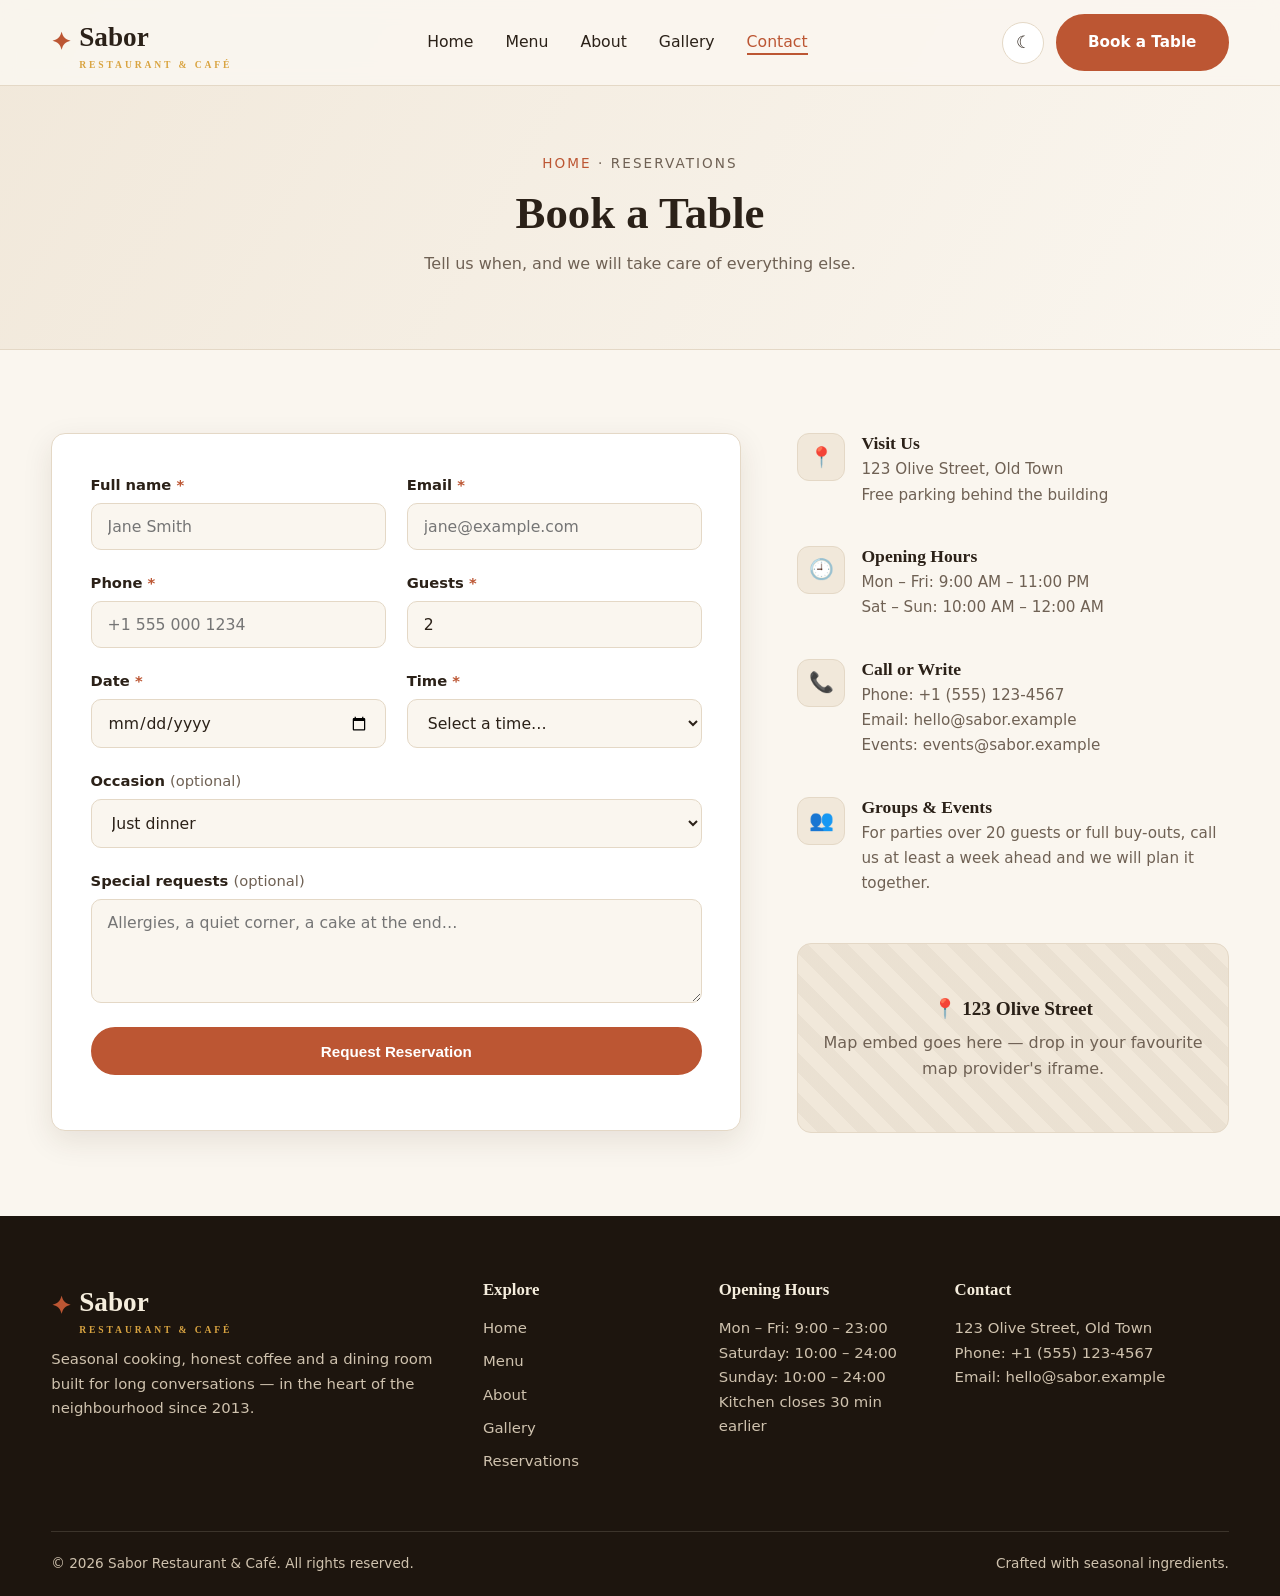
<file: reservation.html>
<!DOCTYPE html>
<html lang="en" data-theme="light">
<head>
  <meta charset="UTF-8">
  <meta name="viewport" content="width=device-width, initial-scale=1.0">
  <title>Sabor — Restaurant &amp; Café | Reservations &amp; Contact</title>
  <meta name="description" content="Book a table at Sabor or get in touch: address, opening hours, phone and a reservation form.">
  <link rel="stylesheet" href="css/style.css">
  <link rel="stylesheet" href="css/responsive.css">
</head>
<body>

  <!-- ================= Header ================= -->
  <header class="site-header">
    <div class="container header-inner">
      <a class="logo" href="index.html">
        <span class="logo-mark">✦</span>
        <span>Sabor<small>Restaurant &amp; Café</small></span>
      </a>
      <nav class="main-nav" aria-label="Main navigation">
        <ul>
          <li><a href="index.html">Home</a></li>
          <li><a href="menu.html">Menu</a></li>
          <li><a href="about.html">About</a></li>
          <li><a href="gallery.html">Gallery</a></li>
          <li><a href="reservation.html" class="active">Contact</a></li>
        </ul>
      </nav>
      <div class="header-actions">
        <button class="theme-toggle" type="button" aria-label="Switch to dark mode">☾</button>
        <a class="btn btn-primary" href="reservation.html">Book a Table</a>
        <button class="nav-toggle" type="button" aria-label="Toggle navigation" aria-expanded="false">☰</button>
      </div>
    </div>
  </header>

  <!-- ================= Page banner ================= -->
  <section class="page-banner">
    <div class="container">
      <div class="breadcrumb"><a href="index.html">Home</a> · Reservations</div>
      <h1>Book a Table</h1>
      <p>Tell us when, and we will take care of everything else.</p>
    </div>
  </section>

  <!-- ================= Reservation form + contact info ================= -->
  <section class="section">
    <div class="container split" style="grid-template-columns: 1.6fr 1fr; align-items: start;">

      <!-- Reservation form (client-side validation in js/form.js) -->
      <div class="form-card reveal">
        <form id="reservation-form" novalidate>
          <div class="form-grid">
            <div class="form-group">
              <label for="name">Full name <span class="required">*</span></label>
              <input type="text" id="name" name="name" placeholder="Jane Smith" required>
              <span class="error-msg">Please enter your name.</span>
            </div>
            <div class="form-group">
              <label for="email">Email <span class="required">*</span></label>
              <input type="email" id="email" name="email" placeholder="jane@example.com" required>
              <span class="error-msg">Please enter a valid email address.</span>
            </div>
            <div class="form-group">
              <label for="phone">Phone <span class="required">*</span></label>
              <input type="tel" id="phone" name="phone" placeholder="+1 555 000 1234" required>
              <span class="error-msg">Please enter a valid phone number (7+ digits).</span>
            </div>
            <div class="form-group">
              <label for="guests">Guests <span class="required">*</span></label>
              <input type="number" id="guests" name="guests" min="1" max="20" value="2" required>
              <span class="error-msg">Groups of 1 to 20 guests, please. For larger events, call us.</span>
            </div>
            <div class="form-group">
              <label for="date">Date <span class="required">*</span></label>
              <input type="date" id="date" name="date" required>
              <span class="error-msg">Please choose a date that is not in the past.</span>
            </div>
            <div class="form-group">
              <label for="time">Time <span class="required">*</span></label>
              <select id="time" name="time" required>
                <option value="">Select a time…</option>
                <option>09:00</option><option>10:30</option><option>12:00</option>
                <option>13:30</option><option>15:00</option><option>17:00</option>
                <option>18:30</option><option>20:00</option><option>21:30</option>
              </select>
              <span class="error-msg">Please select a time.</span>
            </div>
            <div class="form-group full">
              <label for="occasion">Occasion <span style="color:var(--text-soft); font-weight:400;">(optional)</span></label>
              <select id="occasion" name="occasion">
                <option value="">Just dinner</option>
                <option>Birthday</option>
                <option>Anniversary</option>
                <option>Business meal</option>
                <option>Date night</option>
                <option>Family gathering</option>
              </select>
            </div>
            <div class="form-group full">
              <label for="notes">Special requests <span style="color:var(--text-soft); font-weight:400;">(optional)</span></label>
              <textarea id="notes" name="notes" rows="4" placeholder="Allergies, a quiet corner, a cake at the end…"></textarea>
            </div>
          </div>
          <p style="margin-top:1.5rem;">
            <button class="btn btn-primary" type="submit" style="width:100%;">Request Reservation</button>
          </p>
          <div class="form-success" role="status">
            ✔ Thank you! Your reservation request was received. We will confirm by email within 30 minutes during opening hours.
          </div>
        </form>
      </div>

      <!-- Contact information -->
      <div class="contact-info reveal">
        <div class="info-block">
          <div class="info-icon">📍</div>
          <div>
            <h3>Visit Us</h3>
            <p>123 Olive Street, Old Town<br>Free parking behind the building</p>
          </div>
        </div>
        <div class="info-block">
          <div class="info-icon">🕘</div>
          <div>
            <h3>Opening Hours</h3>
            <p>Mon – Fri: 9:00 AM – 11:00 PM<br>Sat – Sun: 10:00 AM – 12:00 AM</p>
          </div>
        </div>
        <div class="info-block">
          <div class="info-icon">📞</div>
          <div>
            <h3>Call or Write</h3>
            <p>Phone: +1 (555) 123-4567<br>Email: hello@sabor.example<br>Events: events@sabor.example</p>
          </div>
        </div>
        <div class="info-block">
          <div class="info-icon">👥</div>
          <div>
            <h3>Groups &amp; Events</h3>
            <p>For parties over 20 guests or full buy-outs, call us at least a week ahead and we will plan it together.</p>
          </div>
        </div>
        <!-- Map placeholder: replace with an embedded map iframe if you wish -->
        <div class="map-placeholder">
          <div>
            <strong>📍 123 Olive Street</strong>
            Map embed goes here — drop in your favourite map provider's iframe.
          </div>
        </div>
      </div>

    </div>
  </section>

  <!-- ================= Footer ================= -->
  <footer class="site-footer">
    <div class="container">
      <div class="footer-grid">
        <div>
          <a class="logo" href="index.html">
            <span class="logo-mark">✦</span>
            <span>Sabor<small>Restaurant &amp; Café</small></span>
          </a>
          <p>Seasonal cooking, honest coffee and a dining room built for long conversations — in the heart of the neighbourhood since 2013.</p>
        </div>
        <div>
          <h4>Explore</h4>
          <ul class="footer-links">
            <li><a href="index.html">Home</a></li>
            <li><a href="menu.html">Menu</a></li>
            <li><a href="about.html">About</a></li>
            <li><a href="gallery.html">Gallery</a></li>
            <li><a href="reservation.html">Reservations</a></li>
          </ul>
        </div>
        <div>
          <h4>Opening Hours</h4>
          <ul>
            <li>Mon – Fri: 9:00 – 23:00</li>
            <li>Saturday: 10:00 – 24:00</li>
            <li>Sunday: 10:00 – 24:00</li>
            <li>Kitchen closes 30 min earlier</li>
          </ul>
        </div>
        <div>
          <h4>Contact</h4>
          <p>123 Olive Street, Old Town<br>
          Phone: +1 (555) 123-4567<br>
          Email: hello@sabor.example</p>
        </div>
      </div>
      <div class="footer-bottom">
        <span>© <span class="js-year">2026</span> Sabor Restaurant &amp; Café. All rights reserved.</span>
        <span>Crafted with seasonal ingredients.</span>
      </div>
    </div>
  </footer>

  <button class="back-to-top" type="button" aria-label="Back to top">↑</button>

  <script src="js/main.js"></script>
  <script src="js/form.js"></script>
</body>
</html>
</file>
<file: css/style.css>
/* ============================================================
   SABOR — Restaurant & Café HTML Template
   Main stylesheet (style.css)
   ------------------------------------------------------------
   Contents:
     01. CSS variables (light + dark theme)
     02. Base & typography
     03. Utilities (container, buttons, section headings)
     04. Header & navigation
     05. Hero
     06. Featured dishes / cards
     07. About preview & stats
     08. Testimonials slider
     09. Menu page (tabs + items)
     10. Gallery + lightbox
     11. Reservation / contact form
     12. Footer
     13. Reveal-on-scroll animation
   ============================================================ */

/* ---------- 01. CSS variables ---------- */
:root {
  --bg: #faf6ef;
  --bg-alt: #f1e8da;
  --surface: #ffffff;
  --text: #2b2118;
  --text-soft: #6f6154;
  --accent: #bc5633;          /* terracotta */
  --accent-dark: #9c4223;
  --gold: #d9a441;
  --border: #e4d8c6;
  --shadow: 0 10px 30px rgba(60, 40, 20, 0.10);
  --header-bg: rgba(250, 246, 239, 0.92);
  --hero-overlay: linear-gradient(105deg, rgba(24, 15, 8, 0.82) 30%, rgba(24, 15, 8, 0.25) 75%);
  --radius: 14px;
  --font-head: Georgia, "Times New Roman", serif;
  --font-body: "Segoe UI", system-ui, -apple-system, Arial, sans-serif;
  --transition: 0.3s ease;
}

[data-theme="dark"] {
  --bg: #171310;
  --bg-alt: #1f1a16;
  --surface: #241e19;
  --text: #f2e9dc;
  --text-soft: #b8a892;
  --accent: #e0724a;
  --accent-dark: #bc5633;
  --gold: #e0b45c;
  --border: #3a3129;
  --shadow: 0 10px 30px rgba(0, 0, 0, 0.45);
  --header-bg: rgba(23, 19, 16, 0.92);
}

/* ---------- 02. Base & typography ---------- */
* { margin: 0; padding: 0; box-sizing: border-box; }

html { scroll-behavior: smooth; }

body {
  font-family: var(--font-body);
  background: var(--bg);
  color: var(--text);
  line-height: 1.65;
  transition: background var(--transition), color var(--transition);
}

img { max-width: 100%; display: block; }
a { color: var(--accent); text-decoration: none; }
a:hover { color: var(--accent-dark); }
ul { list-style: none; }

h1, h2, h3, h4 {
  font-family: var(--font-head);
  font-weight: 600;
  line-height: 1.2;
  color: var(--text);
}

/* ---------- 03. Utilities ---------- */
.container { width: min(1180px, 92%); margin: 0 auto; }
.section { padding: 5.2rem 0; }
.section.alt { background: var(--bg-alt); }

.section-head { text-align: center; max-width: 640px; margin: 0 auto 3rem; }
.section-head .eyebrow {
  display: inline-block;
  text-transform: uppercase;
  letter-spacing: 0.22em;
  font-size: 0.75rem;
  font-weight: 700;
  color: var(--accent);
  margin-bottom: 0.6rem;
}
.section-head h2 { font-size: 2.3rem; margin-bottom: 0.7rem; }
.section-head p { color: var(--text-soft); }

.btn {
  display: inline-block;
  padding: 0.85rem 1.9rem;
  border-radius: 999px;
  font-weight: 600;
  font-size: 0.95rem;
  border: 2px solid var(--accent);
  transition: all var(--transition);
  cursor: pointer;
}
.btn-primary { background: var(--accent); color: #fff; }
.btn-primary:hover { background: var(--accent-dark); border-color: var(--accent-dark); color: #fff; transform: translateY(-2px); }
.btn-outline { background: transparent; color: var(--text); border-color: var(--border); }
.btn-outline:hover { border-color: var(--accent); color: var(--accent); transform: translateY(-2px); }

/* ---------- 04. Header & navigation ---------- */
.site-header {
  position: fixed; inset: 0 0 auto 0; z-index: 100;
  background: var(--header-bg);
  backdrop-filter: blur(10px);
  border-bottom: 1px solid var(--border);
}
.header-inner {
  display: flex; align-items: center; justify-content: space-between;
  gap: 1rem; padding: 0.9rem 0;
}
.logo {
  font-family: var(--font-head);
  font-size: 1.7rem; font-weight: 700; color: var(--text);
  display: flex; align-items: center; gap: 0.5rem;
}
.logo .logo-mark { color: var(--accent); font-size: 1.5rem; }
.logo small { font-size: 0.6rem; letter-spacing: 0.3em; text-transform: uppercase; color: var(--gold); display: block; line-height: 1; }

.main-nav ul { display: flex; gap: 2rem; }
.main-nav a {
  color: var(--text); font-weight: 500; font-size: 0.98rem; position: relative; padding: 0.2rem 0;
}
.main-nav a::after {
  content: ""; position: absolute; left: 0; bottom: 0; height: 2px; width: 0;
  background: var(--accent); transition: width var(--transition);
}
.main-nav a:hover::after, .main-nav a.active::after { width: 100%; }
.main-nav a.active { color: var(--accent); }

.header-actions { display: flex; align-items: center; gap: 0.7rem; }
.theme-toggle {
  width: 42px; height: 42px; border-radius: 50%;
  border: 1px solid var(--border); background: var(--surface);
  color: var(--text); font-size: 1.05rem; cursor: pointer;
  display: grid; place-items: center; transition: all var(--transition);
}
.theme-toggle:hover { border-color: var(--accent); color: var(--accent); }
.nav-toggle {
  display: none; width: 42px; height: 42px; border-radius: 10px;
  border: 1px solid var(--border); background: var(--surface);
  color: var(--text); font-size: 1.2rem; cursor: pointer;
}

/* ---------- 05. Hero ---------- */
.hero {
  min-height: 100vh;
  display: flex; align-items: center;
  background: url("../assets/img/hero-dish.jpg") center/cover no-repeat;
  position: relative; padding: 8.5rem 0 5rem;
}
.hero::before { content: ""; position: absolute; inset: 0; background: var(--hero-overlay); }
.hero-content { position: relative; max-width: 620px; color: #fdf8ef; }
.hero-content .eyebrow {
  text-transform: uppercase; letter-spacing: 0.25em; font-size: 0.8rem;
  font-weight: 700; color: var(--gold); margin-bottom: 1rem; display: block;
}
.hero-content h1 { color: #fdf8ef; font-size: 3.4rem; margin-bottom: 1.1rem; }
.hero-content h1 em { color: var(--gold); font-style: italic; }
.hero-content p { font-size: 1.12rem; color: #e9dfcd; margin-bottom: 2rem; }
.hero-buttons { display: flex; gap: 1rem; flex-wrap: wrap; }
.hero .btn-outline { color: #fdf8ef; border-color: rgba(253, 248, 239, 0.55); }
.hero .btn-outline:hover { border-color: var(--gold); color: var(--gold); }
.hero-badge {
  position: relative; margin-top: 2.6rem; display: inline-flex; gap: 2rem;
  background: rgba(23, 16, 10, 0.55); border: 1px solid rgba(253, 248, 239, 0.18);
  padding: 0.9rem 1.5rem; border-radius: var(--radius); color: #e9dfcd; font-size: 0.9rem;
}
.hero-badge strong { color: var(--gold); display: block; font-family: var(--font-head); font-size: 1.05rem; }

/* Page banner (inner pages) */
.page-banner {
  padding: 9.5rem 0 4.5rem; text-align: center;
  background: linear-gradient(120deg, var(--bg-alt), var(--bg));
  border-bottom: 1px solid var(--border);
}
.page-banner h1 { font-size: 2.8rem; margin-bottom: 0.6rem; }
.page-banner p { color: var(--text-soft); max-width: 560px; margin: 0 auto; }
.breadcrumb { font-size: 0.85rem; color: var(--text-soft); margin-bottom: 0.8rem; text-transform: uppercase; letter-spacing: 0.15em; }
.breadcrumb a { color: var(--accent); }

/* ---------- 06. Featured dishes / cards ---------- */
.cards-grid { display: grid; grid-template-columns: repeat(3, 1fr); gap: 1.8rem; }
.dish-card {
  background: var(--surface); border: 1px solid var(--border);
  border-radius: var(--radius); overflow: hidden; box-shadow: var(--shadow);
  transition: transform var(--transition);
}
.dish-card:hover { transform: translateY(-6px); }
.dish-card img { height: 220px; width: 100%; object-fit: cover; }
.dish-card .card-body { padding: 1.4rem 1.5rem 1.6rem; }
.dish-card h3 { font-size: 1.3rem; margin-bottom: 0.4rem; }
.dish-card p { color: var(--text-soft); font-size: 0.95rem; margin-bottom: 1rem; }
.card-meta { display: flex; justify-content: space-between; align-items: center; }
.price { font-family: var(--font-head); font-size: 1.35rem; color: var(--accent); font-weight: 700; }
.tag {
  font-size: 0.72rem; font-weight: 700; text-transform: uppercase; letter-spacing: 0.08em;
  background: var(--bg-alt); color: var(--accent); border: 1px solid var(--border);
  padding: 0.25rem 0.65rem; border-radius: 999px;
}

/* Art tile: elegant CSS-only visual (replace with a photo if you wish) */
.art-tile {
  height: 220px; display: grid; place-items: center; text-align: center; padding: 1.5rem;
  background:
    radial-gradient(circle at 25% 20%, rgba(255, 255, 255, 0.25), transparent 45%),
    linear-gradient(135deg, var(--accent), var(--gold));
  color: #fff;
}
.art-tile .art-icon { font-size: 3rem; line-height: 1; margin-bottom: 0.5rem; }
.art-tile strong { font-family: var(--font-head); font-size: 1.25rem; display: block; }
.art-tile span { font-size: 0.85rem; opacity: 0.9; }

/* ---------- 07. About preview & stats ---------- */
.split { display: grid; grid-template-columns: 1fr 1fr; gap: 3.5rem; align-items: center; }
.split img.rounded { border-radius: var(--radius); box-shadow: var(--shadow); }
.split .eyebrow {
  text-transform: uppercase; letter-spacing: 0.22em; font-size: 0.75rem;
  font-weight: 700; color: var(--accent); display: block; margin-bottom: 0.6rem;
}
.split h2 { font-size: 2.2rem; margin-bottom: 1rem; }
.split p { color: var(--text-soft); margin-bottom: 1rem; }
.stats { display: flex; gap: 2.5rem; margin-top: 1.6rem; flex-wrap: wrap; }
.stats .stat strong { font-family: var(--font-head); font-size: 2rem; color: var(--accent); display: block; line-height: 1; }
.stats .stat span { font-size: 0.85rem; color: var(--text-soft); }

/* Values list (About page) */
.values-grid { display: grid; grid-template-columns: repeat(3, 1fr); gap: 1.8rem; }
.value-card {
  background: var(--surface); border: 1px solid var(--border); border-radius: var(--radius);
  padding: 2rem 1.6rem; text-align: center; box-shadow: var(--shadow);
}
.value-card .value-icon { font-size: 2.2rem; margin-bottom: 0.8rem; }
.value-card h3 { font-size: 1.2rem; margin-bottom: 0.5rem; }
.value-card p { color: var(--text-soft); font-size: 0.94rem; }

/* Team (About page) */
.team-grid { display: grid; grid-template-columns: repeat(3, 1fr); gap: 1.8rem; }
.team-card { text-align: center; }
.team-card .avatar {
  width: 130px; height: 130px; border-radius: 50%; margin: 0 auto 1rem;
  display: grid; place-items: center; font-size: 3rem; color: #fff;
  background: linear-gradient(135deg, var(--accent), var(--gold));
  border: 4px solid var(--surface); box-shadow: var(--shadow);
}
.team-card h3 { font-size: 1.2rem; }
.team-card .role { color: var(--accent); font-size: 0.85rem; font-weight: 600; text-transform: uppercase; letter-spacing: 0.1em; }
.team-card p { color: var(--text-soft); font-size: 0.93rem; margin-top: 0.5rem; }

/* ---------- 08. Testimonials slider ---------- */
.testimonials { max-width: 820px; margin: 0 auto; text-align: center; position: relative; }
.testimonial-slide { display: none; padding: 0 1rem; }
.testimonial-slide.active { display: block; animation: fadeIn 0.6s ease; }
.testimonial-slide .stars { color: var(--gold); font-size: 1.2rem; letter-spacing: 0.3em; margin-bottom: 1.2rem; }
.testimonial-slide blockquote {
  font-family: var(--font-head); font-size: 1.45rem; font-style: italic;
  line-height: 1.5; margin-bottom: 1.4rem;
}
.testimonial-slide .author { font-weight: 700; }
.testimonial-slide .author-role { color: var(--text-soft); font-size: 0.88rem; }
.slider-dots { display: flex; gap: 0.55rem; justify-content: center; margin-top: 2rem; }
.slider-dots button {
  width: 11px; height: 11px; border-radius: 50%; border: none; cursor: pointer;
  background: var(--border); transition: all var(--transition);
}
.slider-dots button.active { background: var(--accent); transform: scale(1.25); }

@keyframes fadeIn { from { opacity: 0; transform: translateY(12px); } to { opacity: 1; transform: none; } }

/* ---------- 09. Menu page ---------- */
.menu-tabs { display: flex; gap: 0.7rem; justify-content: center; flex-wrap: wrap; margin-bottom: 3rem; }
.menu-tab {
  padding: 0.7rem 1.6rem; border-radius: 999px; cursor: pointer;
  border: 1px solid var(--border); background: var(--surface); color: var(--text);
  font-family: var(--font-body); font-size: 0.95rem; font-weight: 600;
  transition: all var(--transition);
}
.menu-tab:hover { border-color: var(--accent); color: var(--accent); }
.menu-tab.active { background: var(--accent); border-color: var(--accent); color: #fff; }

.menu-panel { display: none; }
.menu-panel.active { display: block; animation: fadeIn 0.5s ease; }
.menu-list { display: grid; grid-template-columns: 1fr 1fr; gap: 1.4rem 3rem; max-width: 980px; margin: 0 auto; }
.menu-item { padding-bottom: 1.1rem; border-bottom: 1px dashed var(--border); }
.menu-item-head { display: flex; align-items: baseline; gap: 0.6rem; }
.menu-item-head h3 { font-size: 1.15rem; }
.menu-item-head .dots { flex: 1; border-bottom: 2px dotted var(--border); transform: translateY(-4px); }
.menu-item-head .price { font-size: 1.15rem; }
.menu-item p { color: var(--text-soft); font-size: 0.92rem; margin-top: 0.25rem; }
.menu-note { text-align: center; color: var(--text-soft); margin-top: 3rem; font-size: 0.92rem; }

/* ---------- 10. Gallery + lightbox ---------- */
.gallery-grid { display: grid; grid-template-columns: repeat(4, 1fr); gap: 1.1rem; }
.gallery-item { border-radius: var(--radius); overflow: hidden; cursor: pointer; position: relative; border: 1px solid var(--border); }
.gallery-item img { height: 230px; width: 100%; object-fit: cover; transition: transform 0.5s ease; }
.gallery-item .art-tile { height: 230px; }
.gallery-item:hover img { transform: scale(1.07); }
.gallery-item figcaption {
  position: absolute; inset: auto 0 0 0; padding: 2rem 1rem 0.8rem;
  background: linear-gradient(transparent, rgba(15, 9, 4, 0.75));
  color: #fff; font-size: 0.88rem; font-weight: 600;
  opacity: 0; transition: opacity var(--transition);
}
.gallery-item:hover figcaption { opacity: 1; }

.lightbox {
  position: fixed; inset: 0; z-index: 200; display: none;
  background: rgba(10, 6, 3, 0.92); align-items: center; justify-content: center; padding: 2rem;
}
.lightbox.open { display: flex; }
.lightbox img { max-width: min(880px, 92vw); max-height: 82vh; border-radius: var(--radius); box-shadow: var(--shadow); }
.lightbox .lightbox-caption { position: absolute; bottom: 2rem; left: 0; right: 0; text-align: center; color: #f2e9dc; font-family: var(--font-head); font-size: 1.15rem; }
.lightbox-close {
  position: absolute; top: 1.2rem; right: 1.5rem; background: none; border: none;
  color: #fff; font-size: 2.2rem; cursor: pointer; line-height: 1;
}

/* ---------- 11. Reservation / contact form ---------- */
.form-card {
  background: var(--surface); border: 1px solid var(--border); border-radius: var(--radius);
  box-shadow: var(--shadow); padding: 2.4rem;
}
.form-grid { display: grid; grid-template-columns: 1fr 1fr; gap: 1.3rem; }
.form-group { display: flex; flex-direction: column; }
.form-group.full { grid-column: 1 / -1; }
.form-group label { font-weight: 600; font-size: 0.92rem; margin-bottom: 0.4rem; }
.form-group label .required { color: var(--accent); }
.form-group input, .form-group select, .form-group textarea {
  font-family: var(--font-body); font-size: 0.98rem; color: var(--text);
  background: var(--bg); border: 1px solid var(--border); border-radius: 10px;
  padding: 0.8rem 1rem; transition: border-color var(--transition);
}
.form-group input:focus, .form-group select:focus, .form-group textarea:focus {
  outline: none; border-color: var(--accent);
}
.form-group .error-msg { display: none; color: #c0392b; font-size: 0.82rem; margin-top: 0.35rem; }
.form-group.invalid input, .form-group.invalid select, .form-group.invalid textarea { border-color: #c0392b; }
.form-group.invalid .error-msg { display: block; }
.form-success {
  display: none; margin-top: 1.4rem; padding: 1.1rem 1.3rem; border-radius: 10px;
  background: #e7f4e4; color: #2e6b27; border: 1px solid #bfe0b6; font-weight: 500;
}
[data-theme="dark"] .form-success { background: #22331f; color: #a8d69e; border-color: #39512f; }
.form-success.show { display: block; }

.contact-info { display: flex; flex-direction: column; gap: 1.4rem; }
.info-block { display: flex; gap: 1rem; align-items: flex-start; }
.info-block .info-icon {
  width: 48px; height: 48px; flex: none; border-radius: 12px; display: grid; place-items: center;
  background: var(--bg-alt); border: 1px solid var(--border); font-size: 1.25rem;
}
.info-block h3 { font-size: 1.1rem; margin-bottom: 0.2rem; }
.info-block p { color: var(--text-soft); font-size: 0.95rem; }
.map-placeholder {
  margin-top: 0.5rem; border-radius: var(--radius); border: 1px solid var(--border);
  min-height: 190px; display: grid; place-items: center; text-align: center; padding: 1.5rem;
  background:
    repeating-linear-gradient(45deg, transparent, transparent 14px, rgba(128, 110, 84, 0.06) 14px, rgba(128, 110, 84, 0.06) 28px),
    var(--bg-alt);
  color: var(--text-soft);
}
.map-placeholder strong { font-family: var(--font-head); font-size: 1.2rem; color: var(--text); display: block; margin-bottom: 0.3rem; }

/* CTA band */
.cta-band {
  background: linear-gradient(120deg, var(--accent-dark), var(--accent) 55%, var(--gold));
  color: #fff; text-align: center; padding: 4rem 0;
}
.cta-band h2 { color: #fff; font-size: 2.2rem; margin-bottom: 0.8rem; }
.cta-band p { color: rgba(255, 255, 255, 0.88); max-width: 520px; margin: 0 auto 1.8rem; }
.cta-band .btn { background: #fff; color: var(--accent-dark); border-color: #fff; }
.cta-band .btn:hover { background: transparent; color: #fff; }

/* ---------- 12. Footer ---------- */
.site-footer { background: #1d150e; color: #cfc2ae; padding: 4rem 0 0; }
[data-theme="dark"] .site-footer { background: #100c09; }
.footer-grid { display: grid; grid-template-columns: 2fr 1fr 1fr 1.4fr; gap: 2.5rem; padding-bottom: 3rem; }
.site-footer h3, .site-footer h4 { color: #f5eddd; }
.site-footer h4 { font-size: 1.05rem; margin-bottom: 1rem; }
.site-footer p, .site-footer li { font-size: 0.93rem; }
.site-footer .logo { color: #f5eddd; margin-bottom: 0.8rem; }
.footer-links li { margin-bottom: 0.55rem; }
.footer-links a { color: #cfc2ae; }
.footer-links a:hover { color: var(--gold); }
.footer-bottom {
  border-top: 1px solid rgba(245, 237, 221, 0.14); padding: 1.3rem 0;
  display: flex; justify-content: space-between; gap: 1rem; flex-wrap: wrap; font-size: 0.85rem;
}

/* Back to top */
.back-to-top {
  position: fixed; right: 1.4rem; bottom: 1.4rem; z-index: 90;
  width: 46px; height: 46px; border-radius: 50%; border: none; cursor: pointer;
  background: var(--accent); color: #fff; font-size: 1.15rem; box-shadow: var(--shadow);
  opacity: 0; pointer-events: none; transition: all var(--transition);
}
.back-to-top.show { opacity: 1; pointer-events: auto; }
.back-to-top:hover { background: var(--accent-dark); }

/* ---------- 13. Reveal-on-scroll ---------- */
.reveal { opacity: 0; transform: translateY(26px); transition: opacity 0.7s ease, transform 0.7s ease; }
.reveal.visible { opacity: 1; transform: none; }
</file>
<file: css/responsive.css>
/* ============================================================
   SABOR — Restaurant & Café HTML Template
   Responsive stylesheet (responsive.css)
   Breakpoints: 992px (tablet), 768px (mobile), 520px (small)
   ============================================================ */

@media (max-width: 992px) {
  .cards-grid { grid-template-columns: repeat(2, 1fr); }
  .values-grid { grid-template-columns: repeat(2, 1fr); }
  .team-grid { grid-template-columns: repeat(2, 1fr); }
  .gallery-grid { grid-template-columns: repeat(3, 1fr); }
  .split { grid-template-columns: 1fr; gap: 2.2rem; }
  .footer-grid { grid-template-columns: 1fr 1fr; }
  .hero-content h1 { font-size: 2.8rem; }
}

@media (max-width: 768px) {
  .section { padding: 3.8rem 0; }

  /* Mobile navigation: slide-down panel */
  .nav-toggle { display: grid; place-items: center; }
  .main-nav {
    position: absolute; top: 100%; left: 0; right: 0;
    background: var(--surface); border-bottom: 1px solid var(--border);
    max-height: 0; overflow: hidden; transition: max-height 0.35s ease;
  }
  .main-nav.open { max-height: 340px; }
  .main-nav ul { flex-direction: column; gap: 0; padding: 0.6rem 4%; }
  .main-nav li { border-bottom: 1px solid var(--border); }
  .main-nav li:last-child { border-bottom: none; }
  .main-nav a { display: block; padding: 0.85rem 0; }
  .header-actions .btn { display: none; } /* keep header compact on mobile */

  .hero { padding-top: 7rem; }
  .hero-content h1 { font-size: 2.3rem; }
  .hero-badge { flex-direction: column; gap: 0.7rem; }
  .page-banner { padding: 8rem 0 3.5rem; }
  .page-banner h1 { font-size: 2.2rem; }

  .menu-list { grid-template-columns: 1fr; }
  .gallery-grid { grid-template-columns: repeat(2, 1fr); }
  .form-grid { grid-template-columns: 1fr; }
  .form-card { padding: 1.6rem; }
  .testimonial-slide blockquote { font-size: 1.2rem; }
  .section-head h2 { font-size: 1.9rem; }
}

@media (max-width: 520px) {
  .cards-grid, .values-grid, .team-grid { grid-template-columns: 1fr; }
  .gallery-grid { grid-template-columns: 1fr; }
  .footer-grid { grid-template-columns: 1fr; }
  .hero-buttons { flex-direction: column; align-items: stretch; }
  .hero-buttons .btn { text-align: center; }
  .stats { gap: 1.4rem; }
}
</file>
